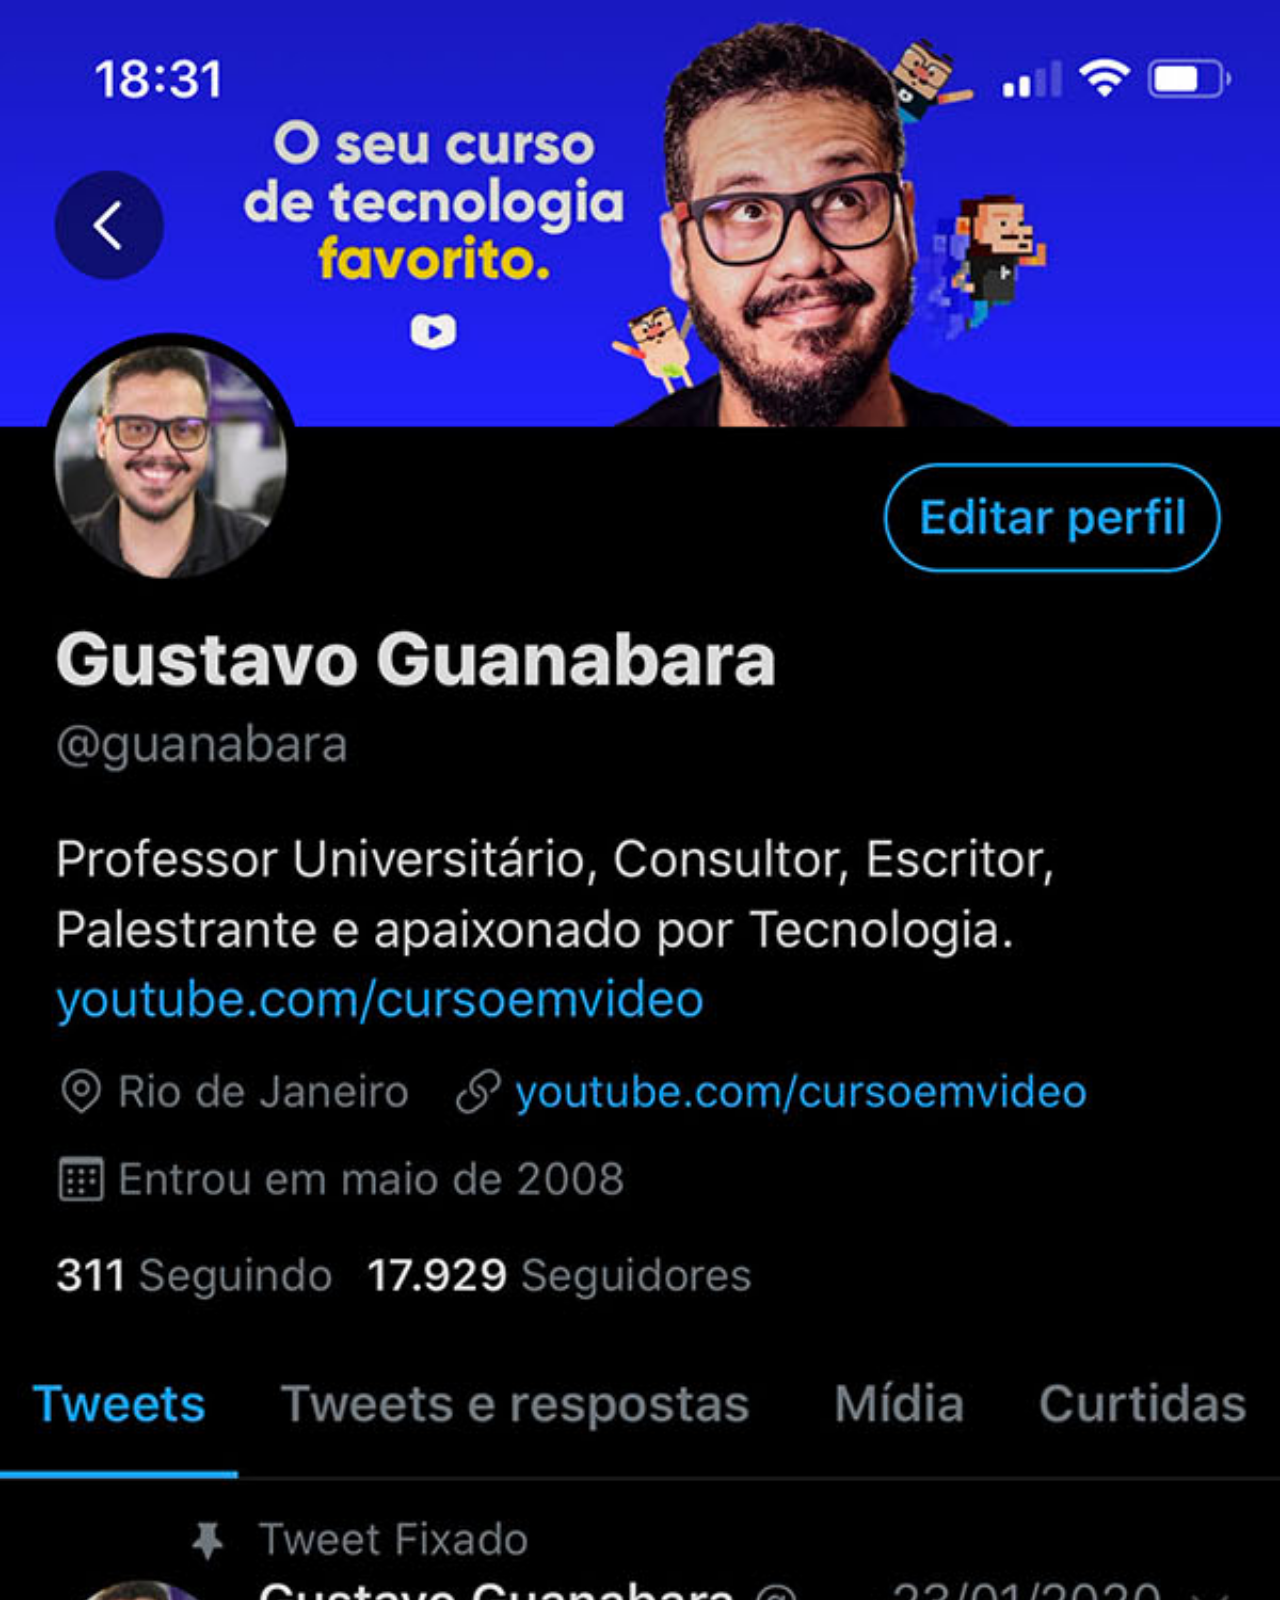
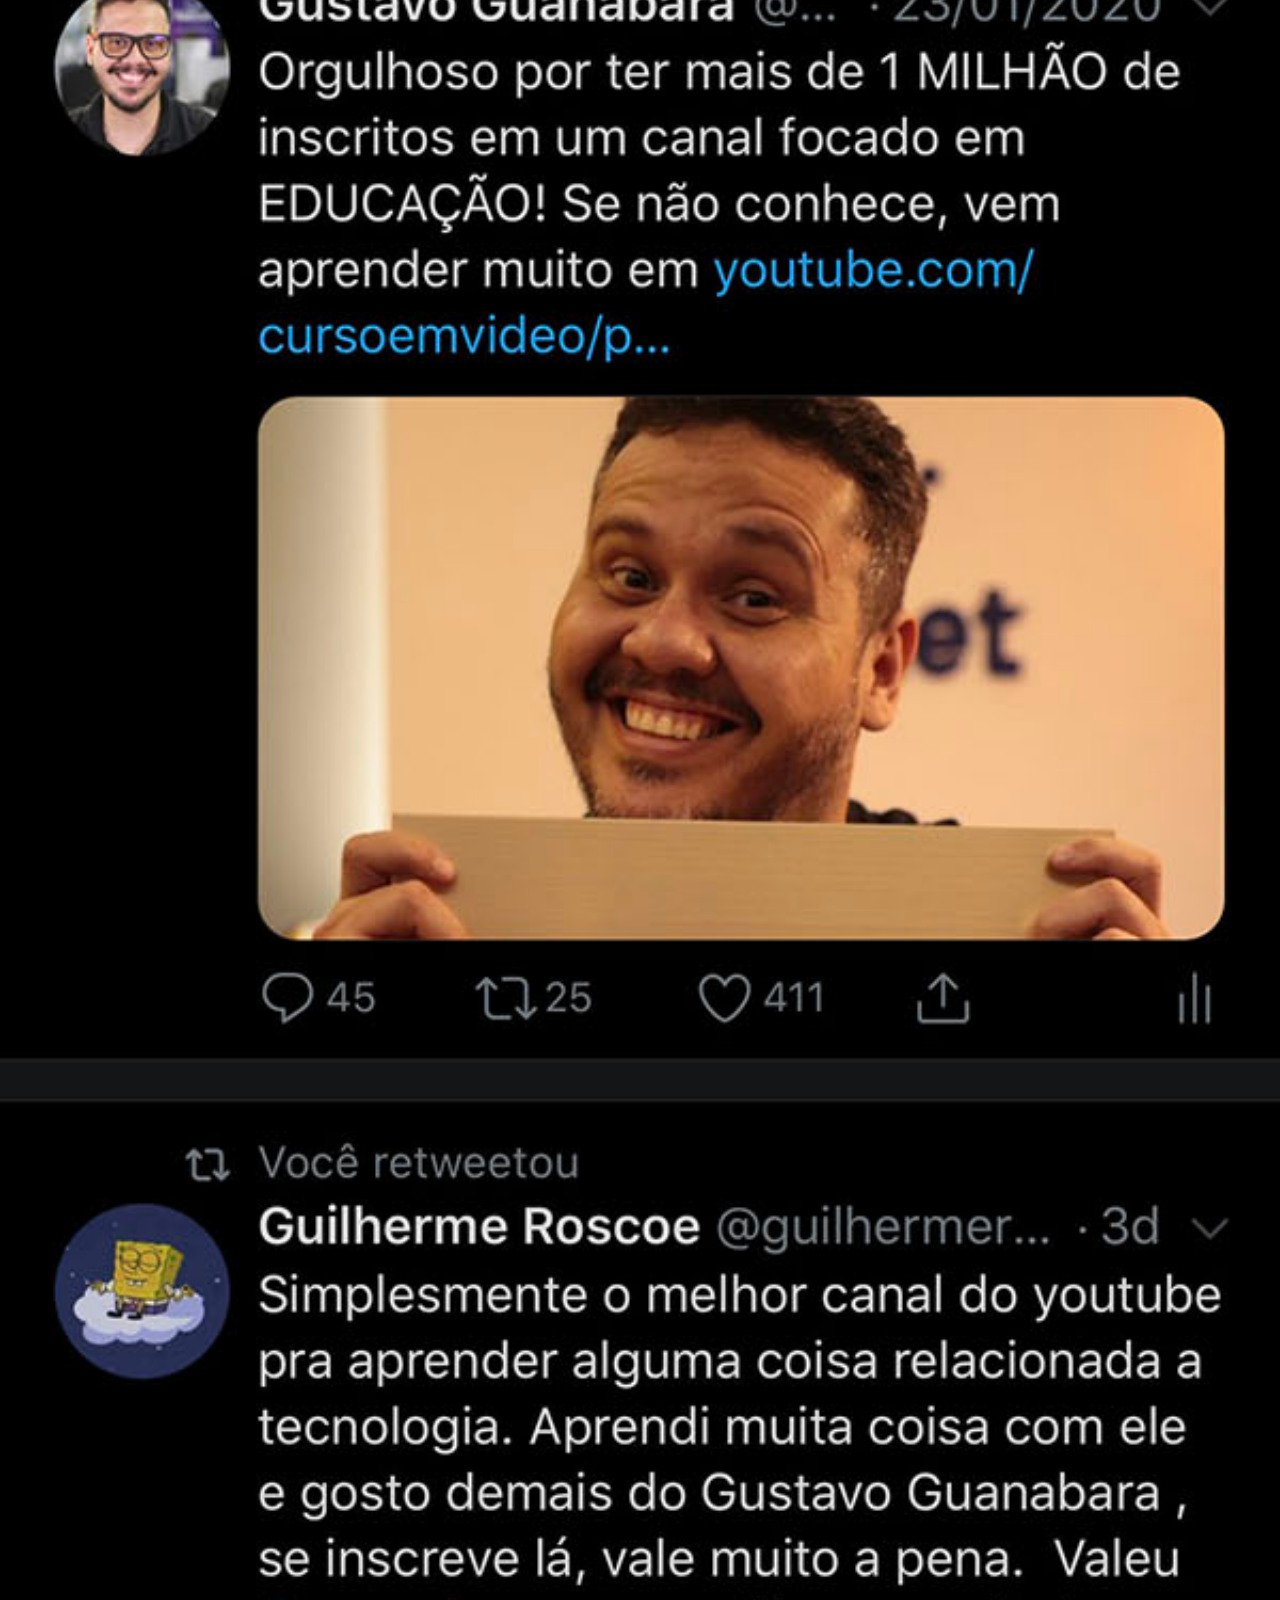
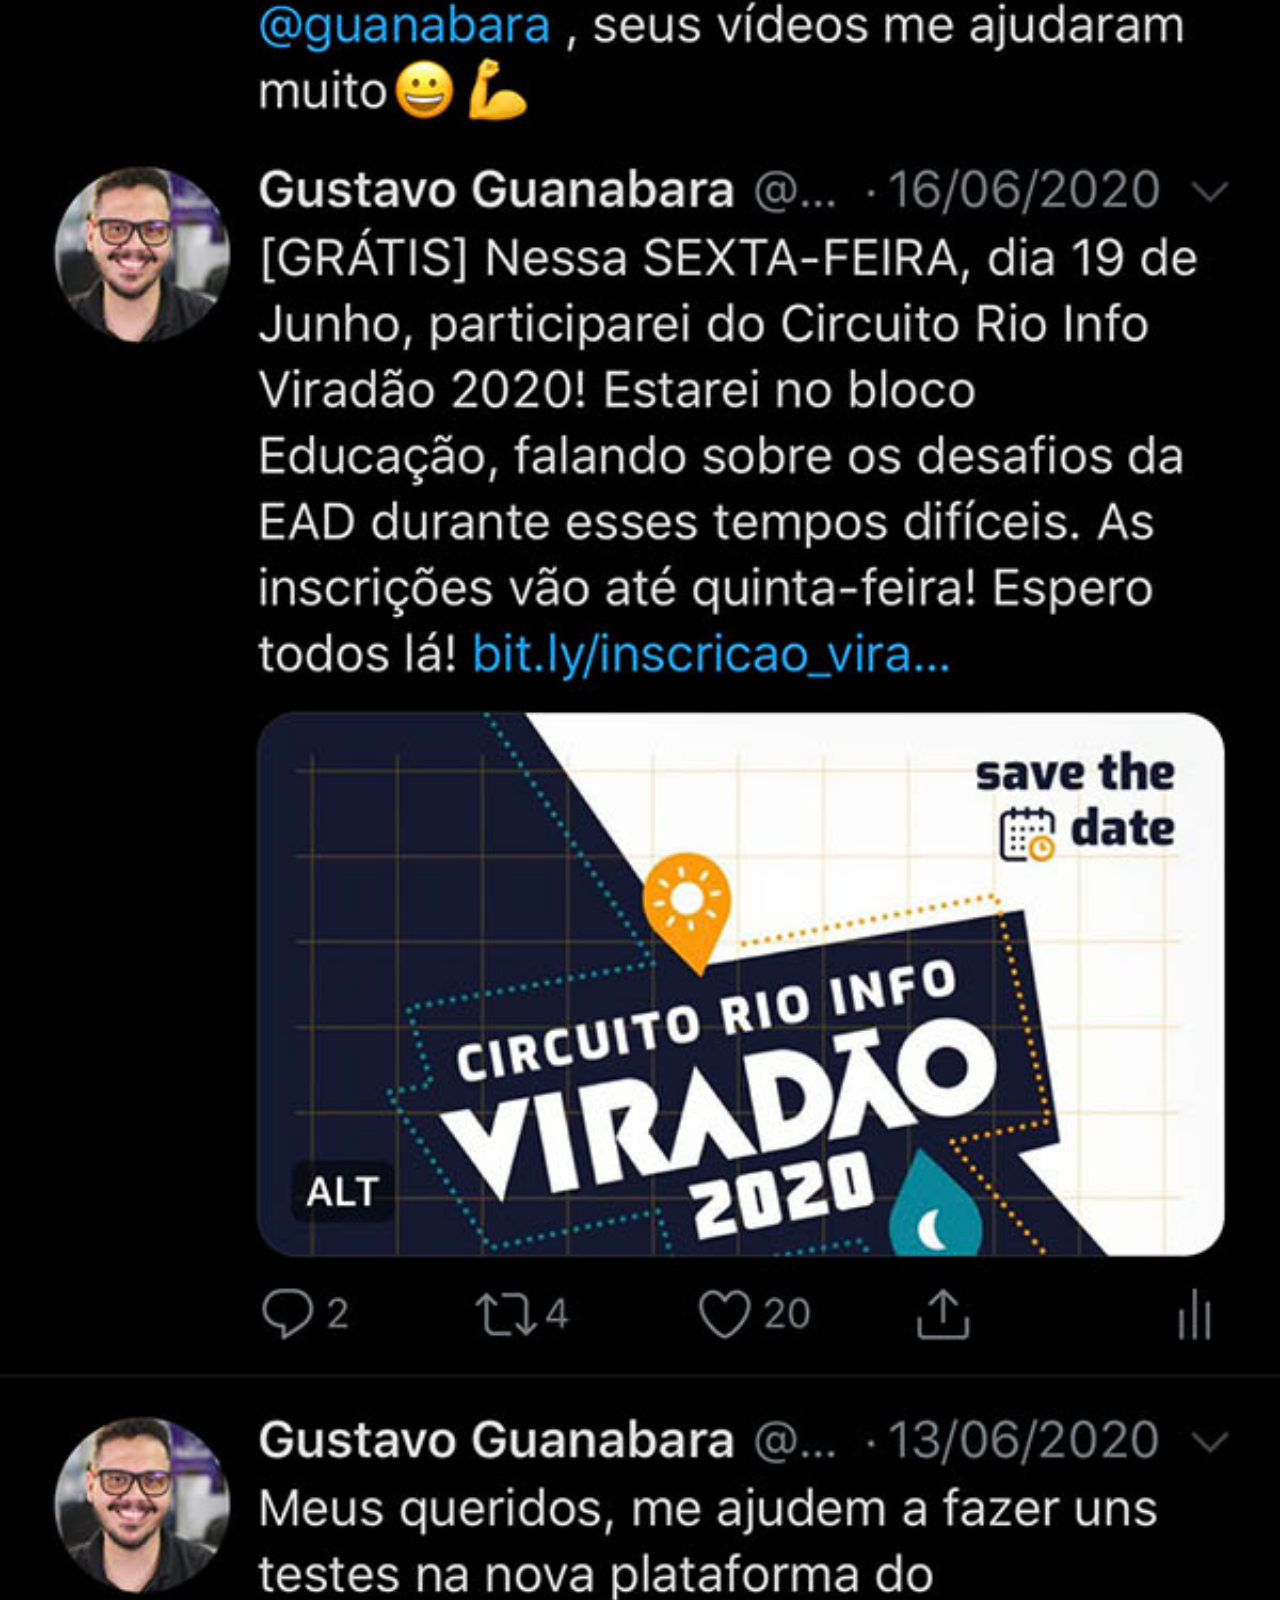
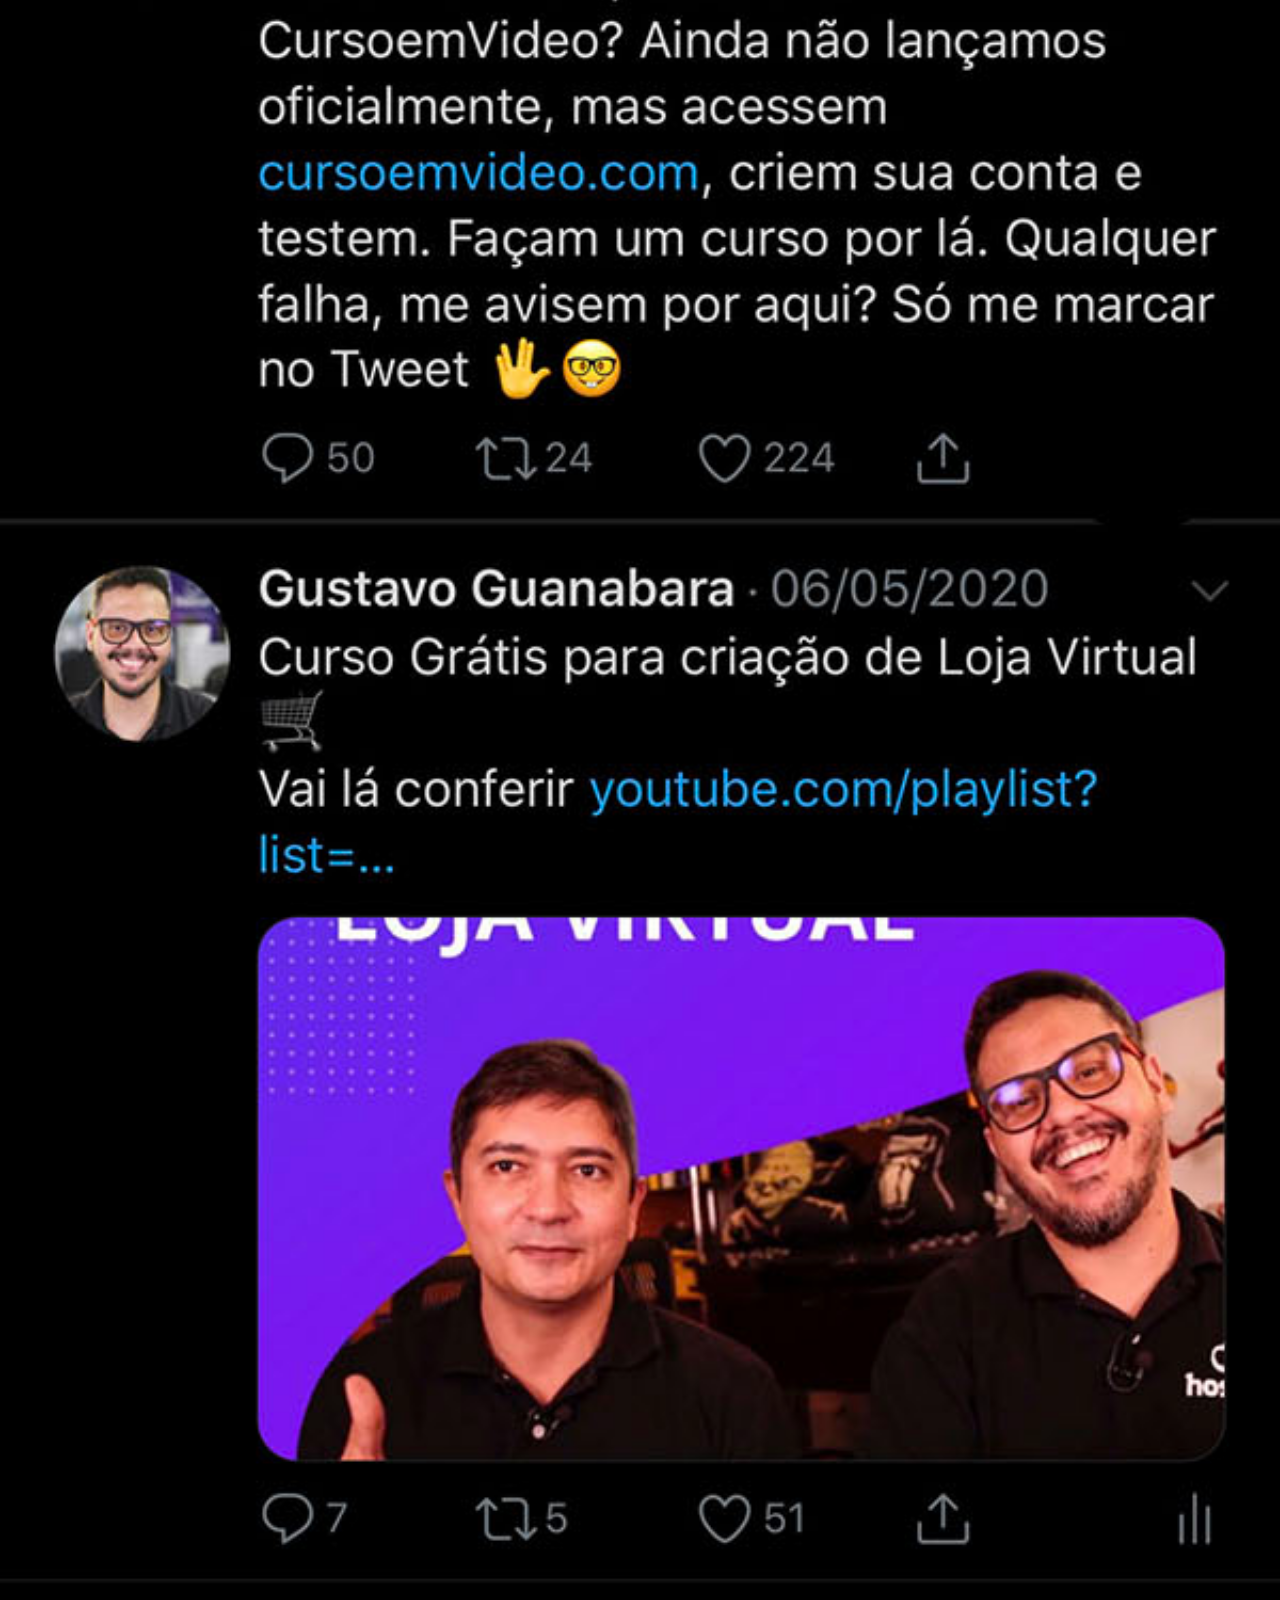
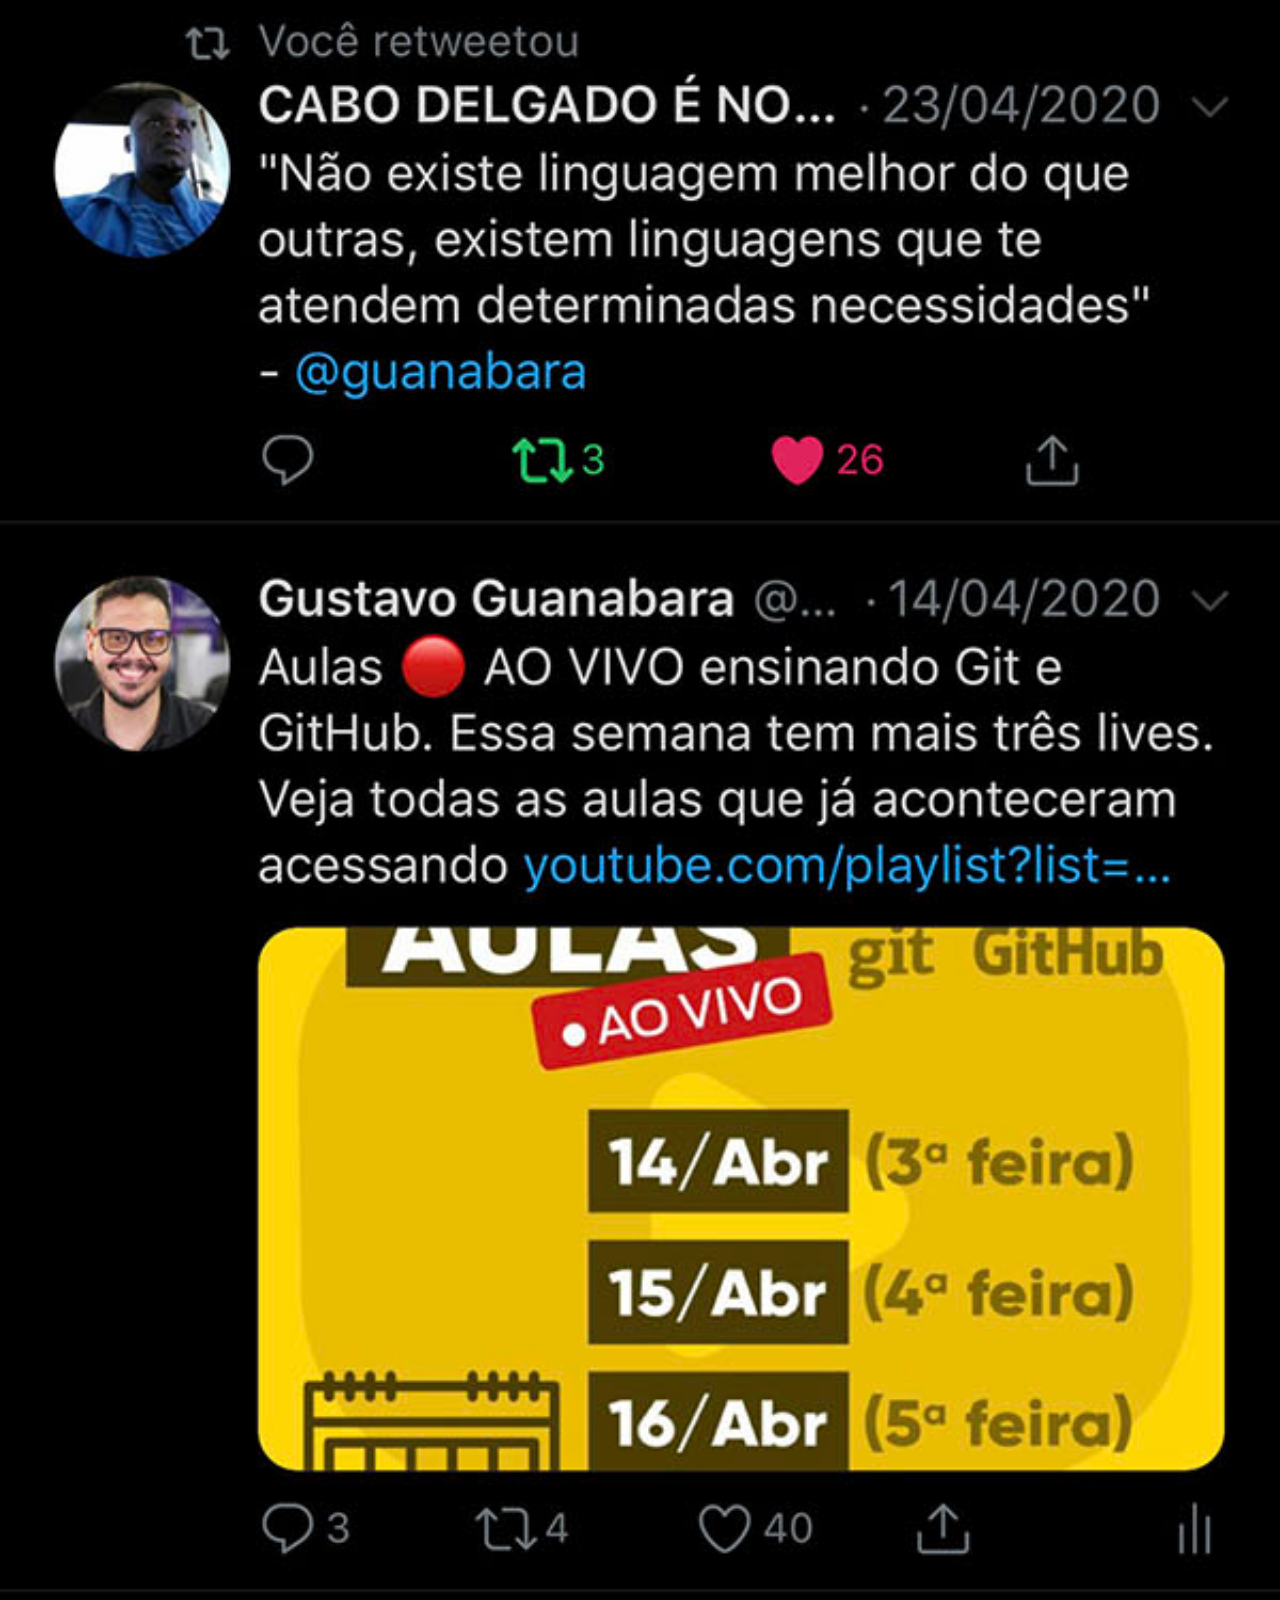
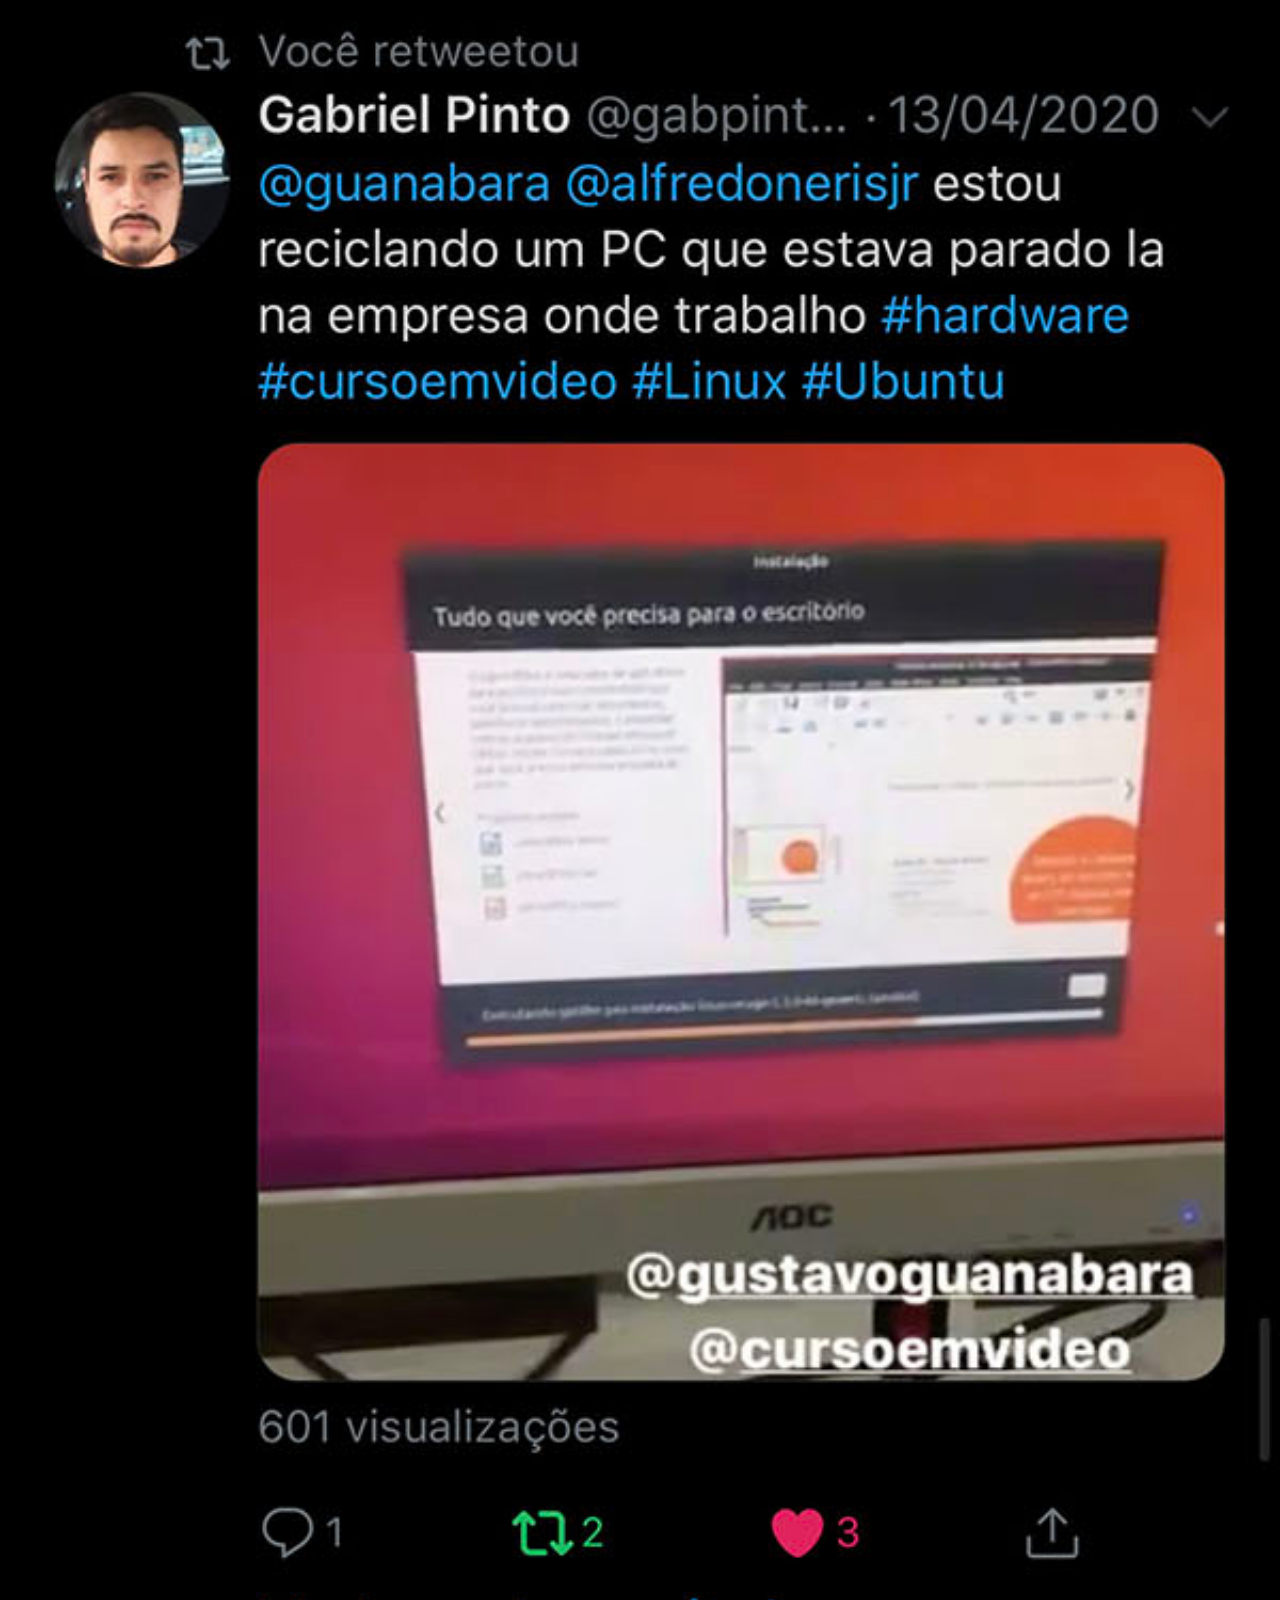
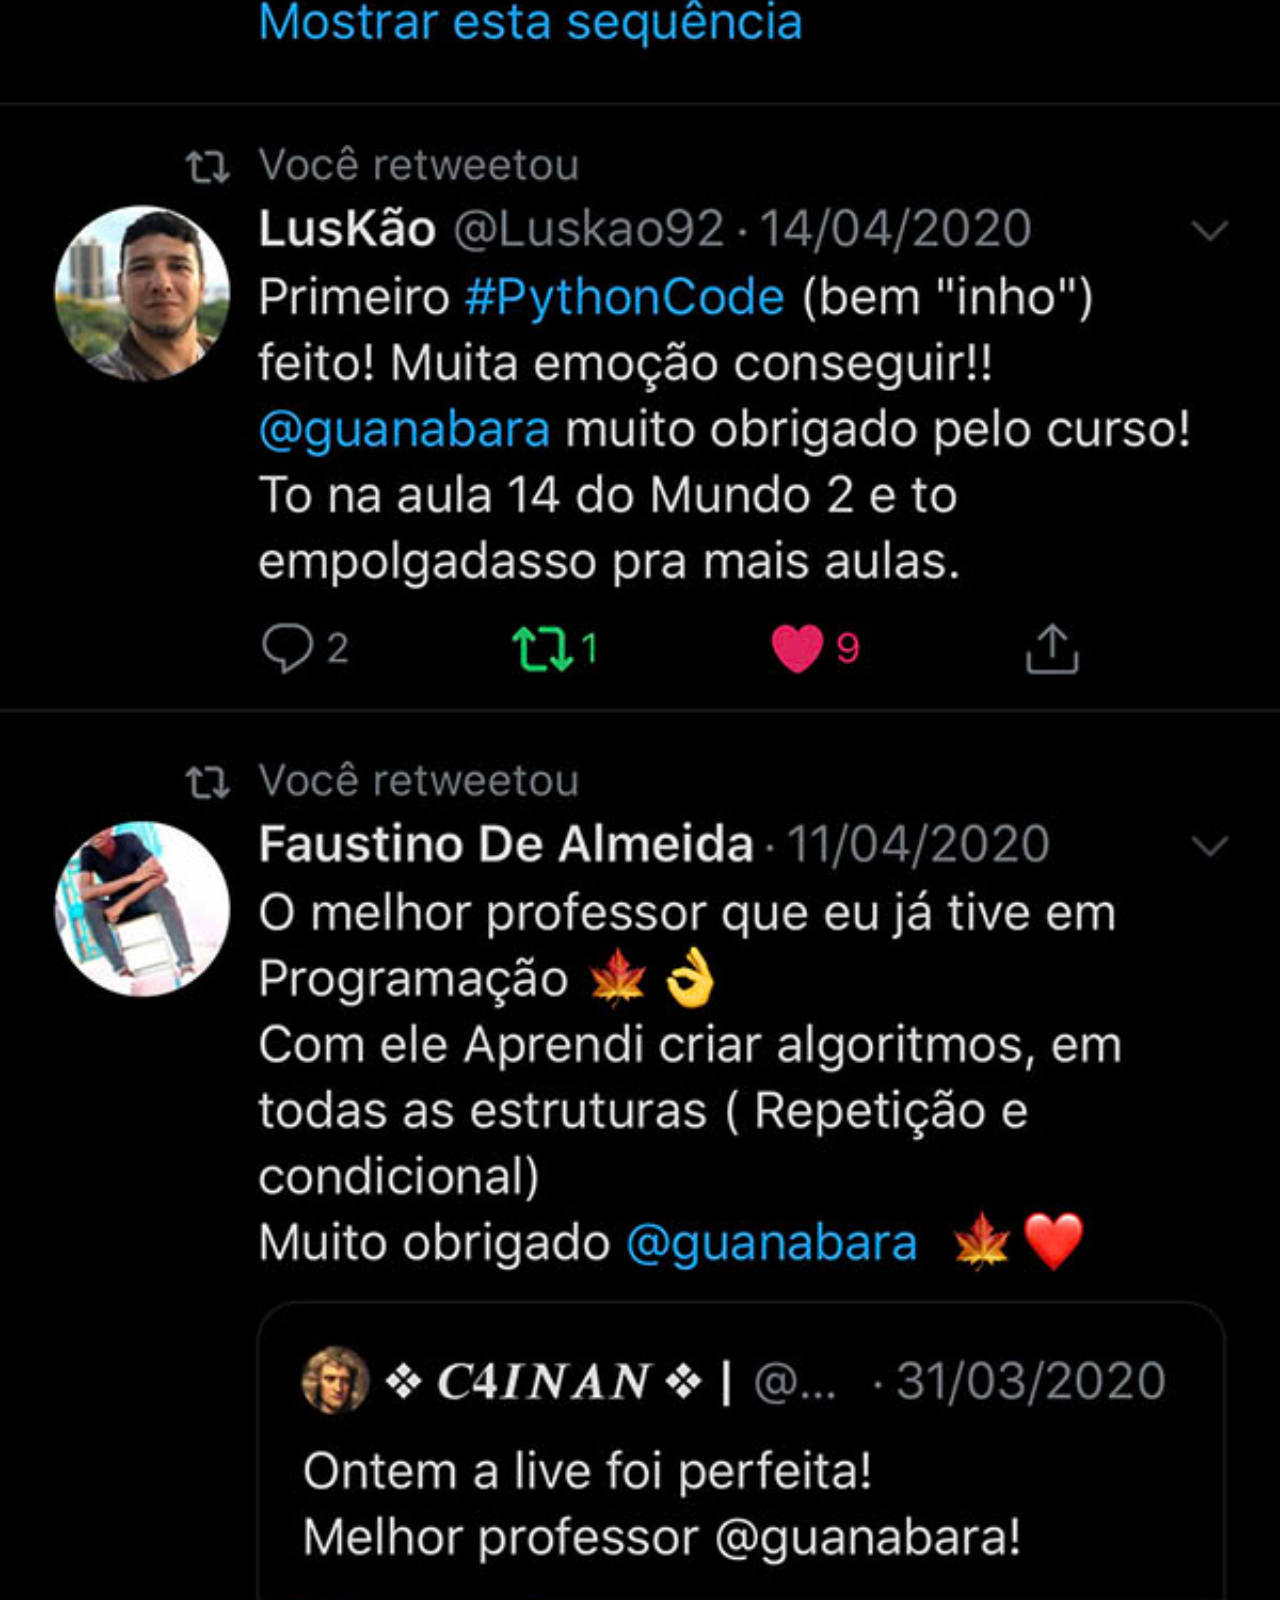
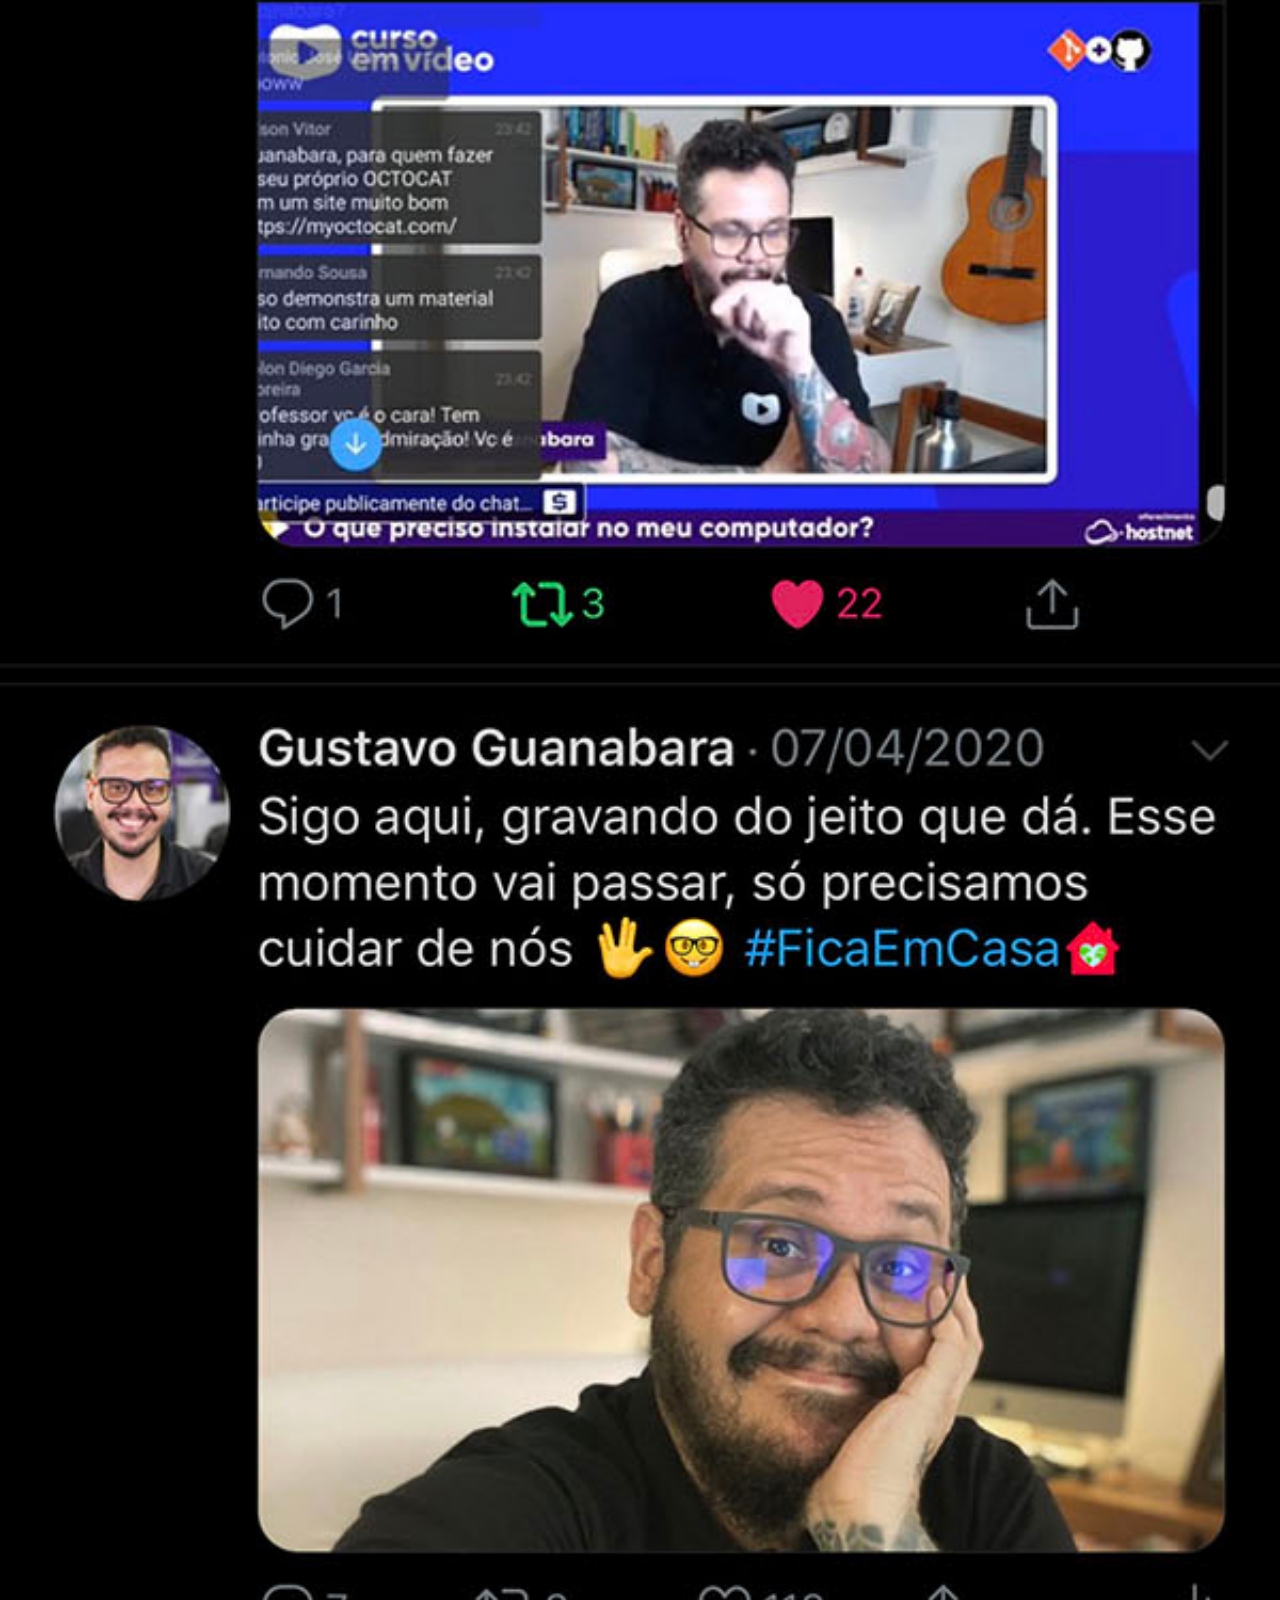
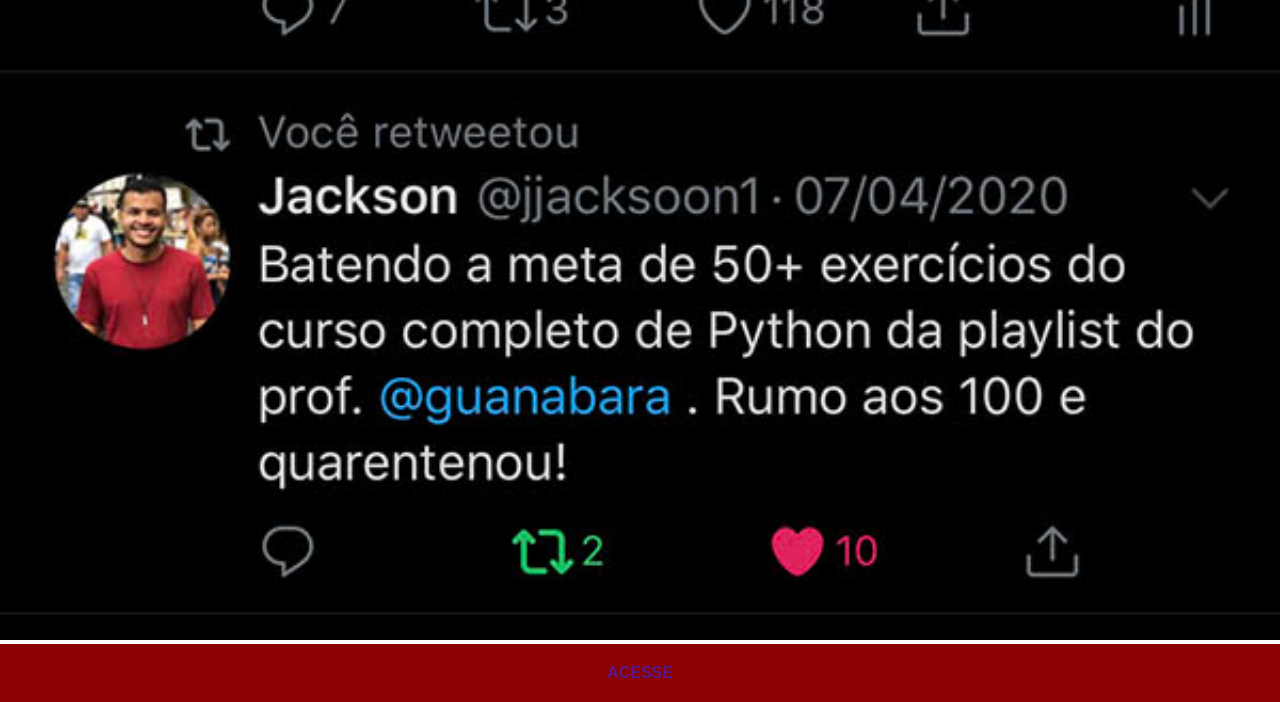
<file: facebook.html>
<!DOCTYPE html>
<html lang="pt-br">
<head>
    <meta charset="UTF-8">
    <meta name="viewport" content="width=device-width, initial-scale=1.0">
    <title>Twitter</title>
    <link rel="stylesheet" href="estilos\social.css">
</head>
<body>
    <img src="imagens\tela-twitter.jpg" alt="Twitter"><a href="" target="_blank">ACESSE</a>
</body>
</html>
</file>
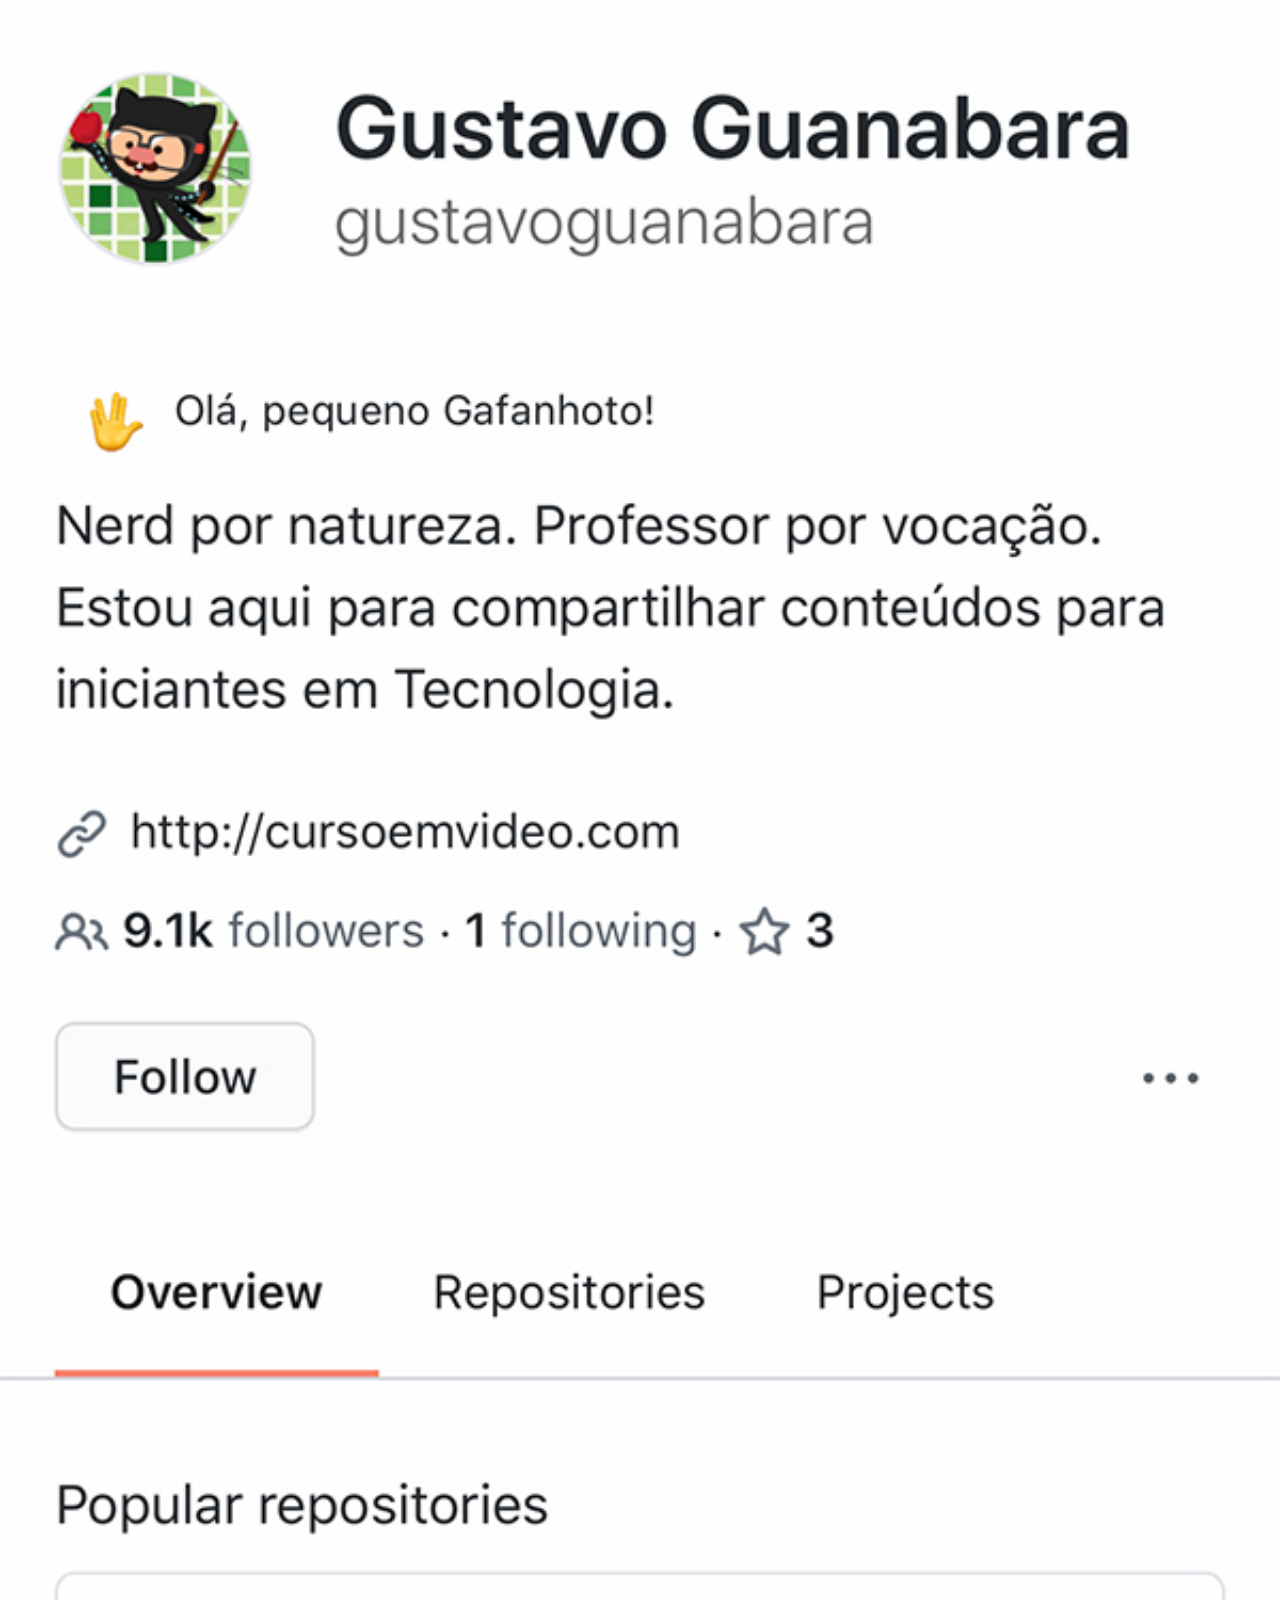
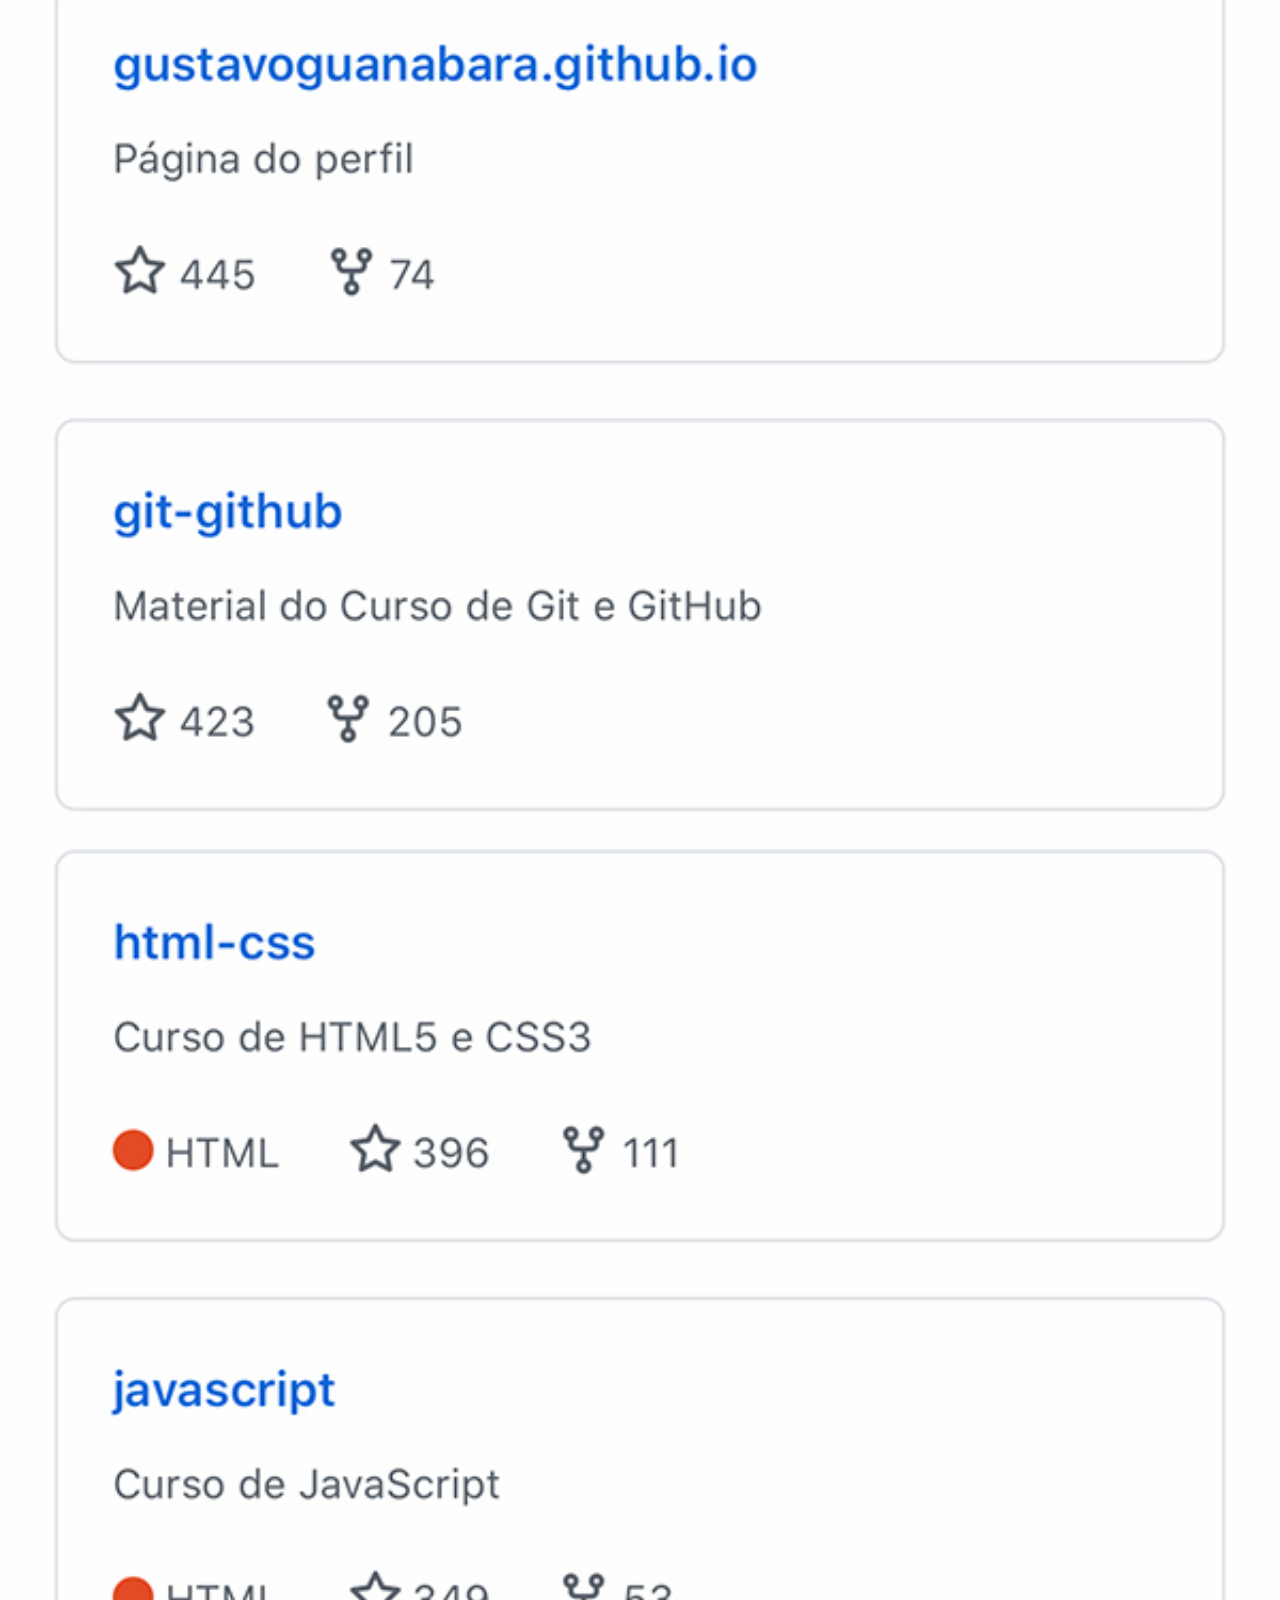
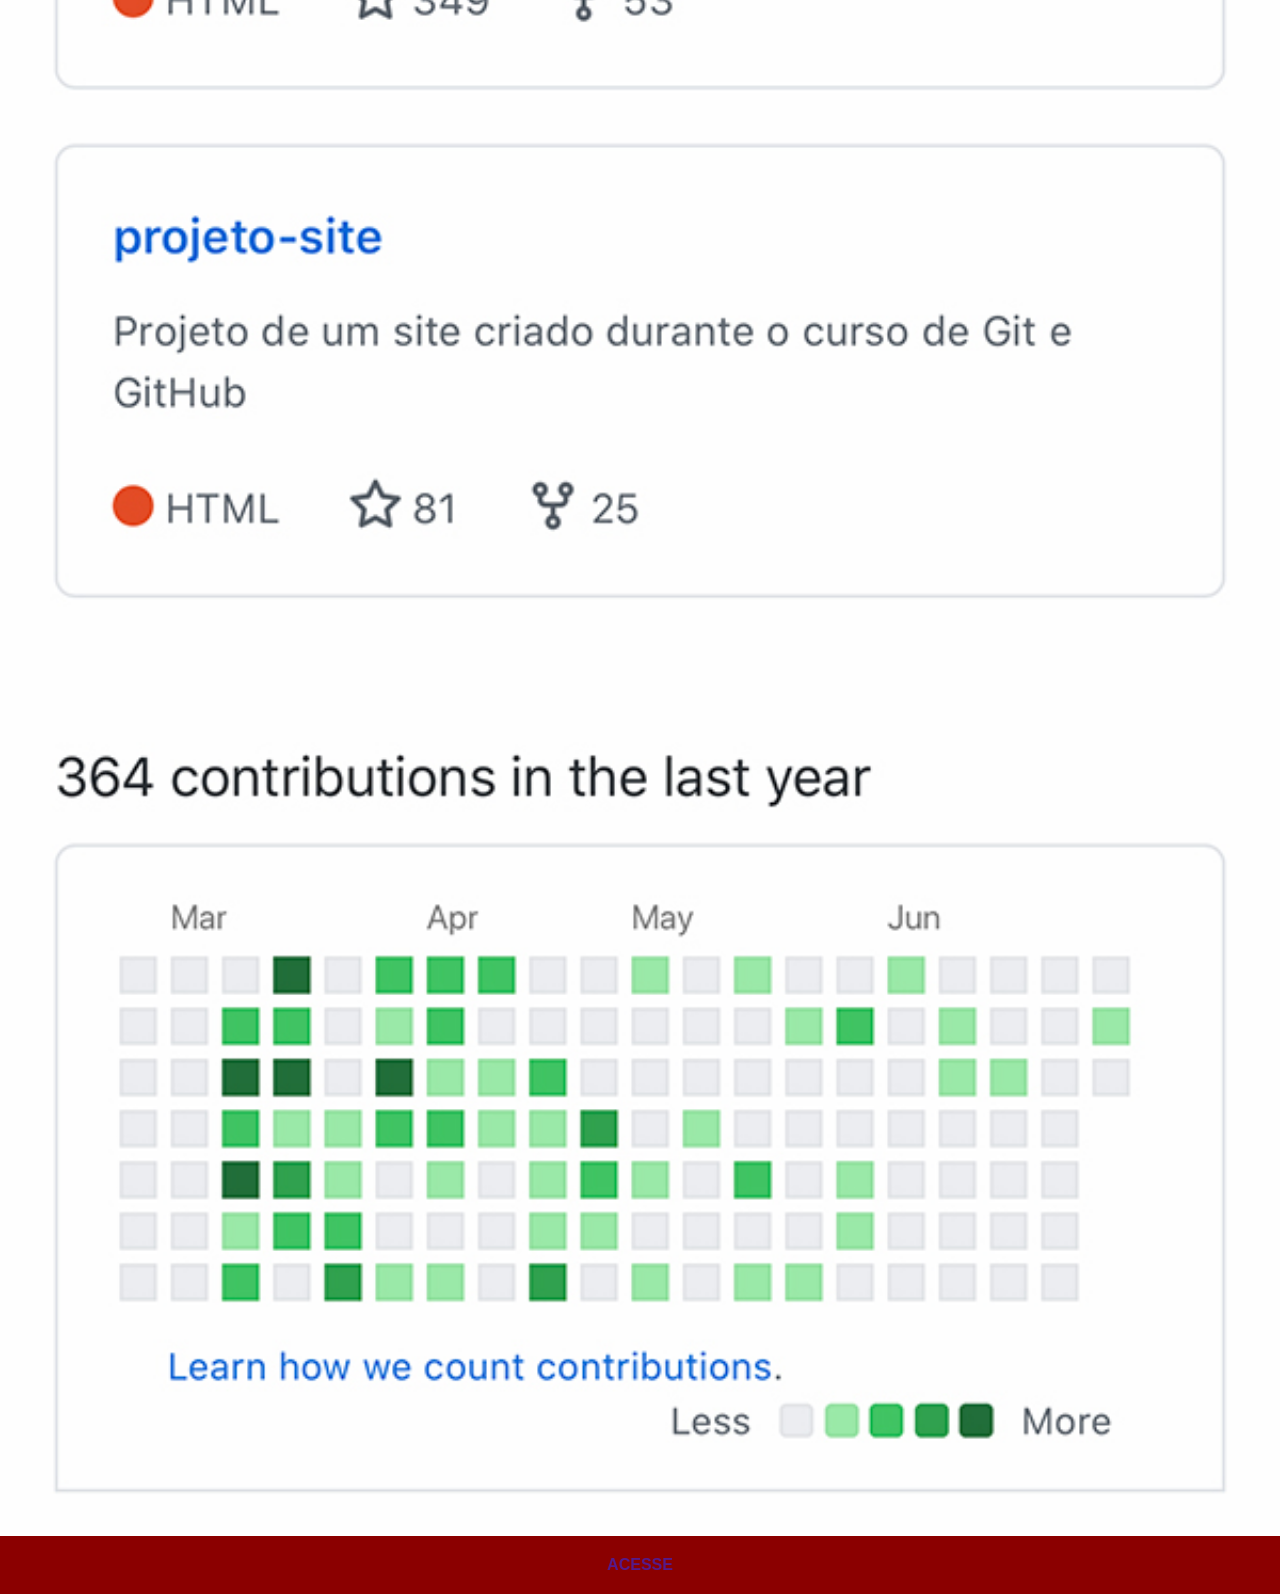
<file: github.html>
<!DOCTYPE html>
<html lang="pt-br">
<head>
    <meta charset="UTF-8">
    <meta name="viewport" content="width=device-width, initial-scale=1.0">
    <title>GitHub</title>
    <link rel="stylesheet" href="estilos\social.css">
</head>
<body>
    <img src="imagens\tela-github.jpg" alt="GitHub"><a href="" target="_blank">ACESSE</a>
</body>
</html>
</file>
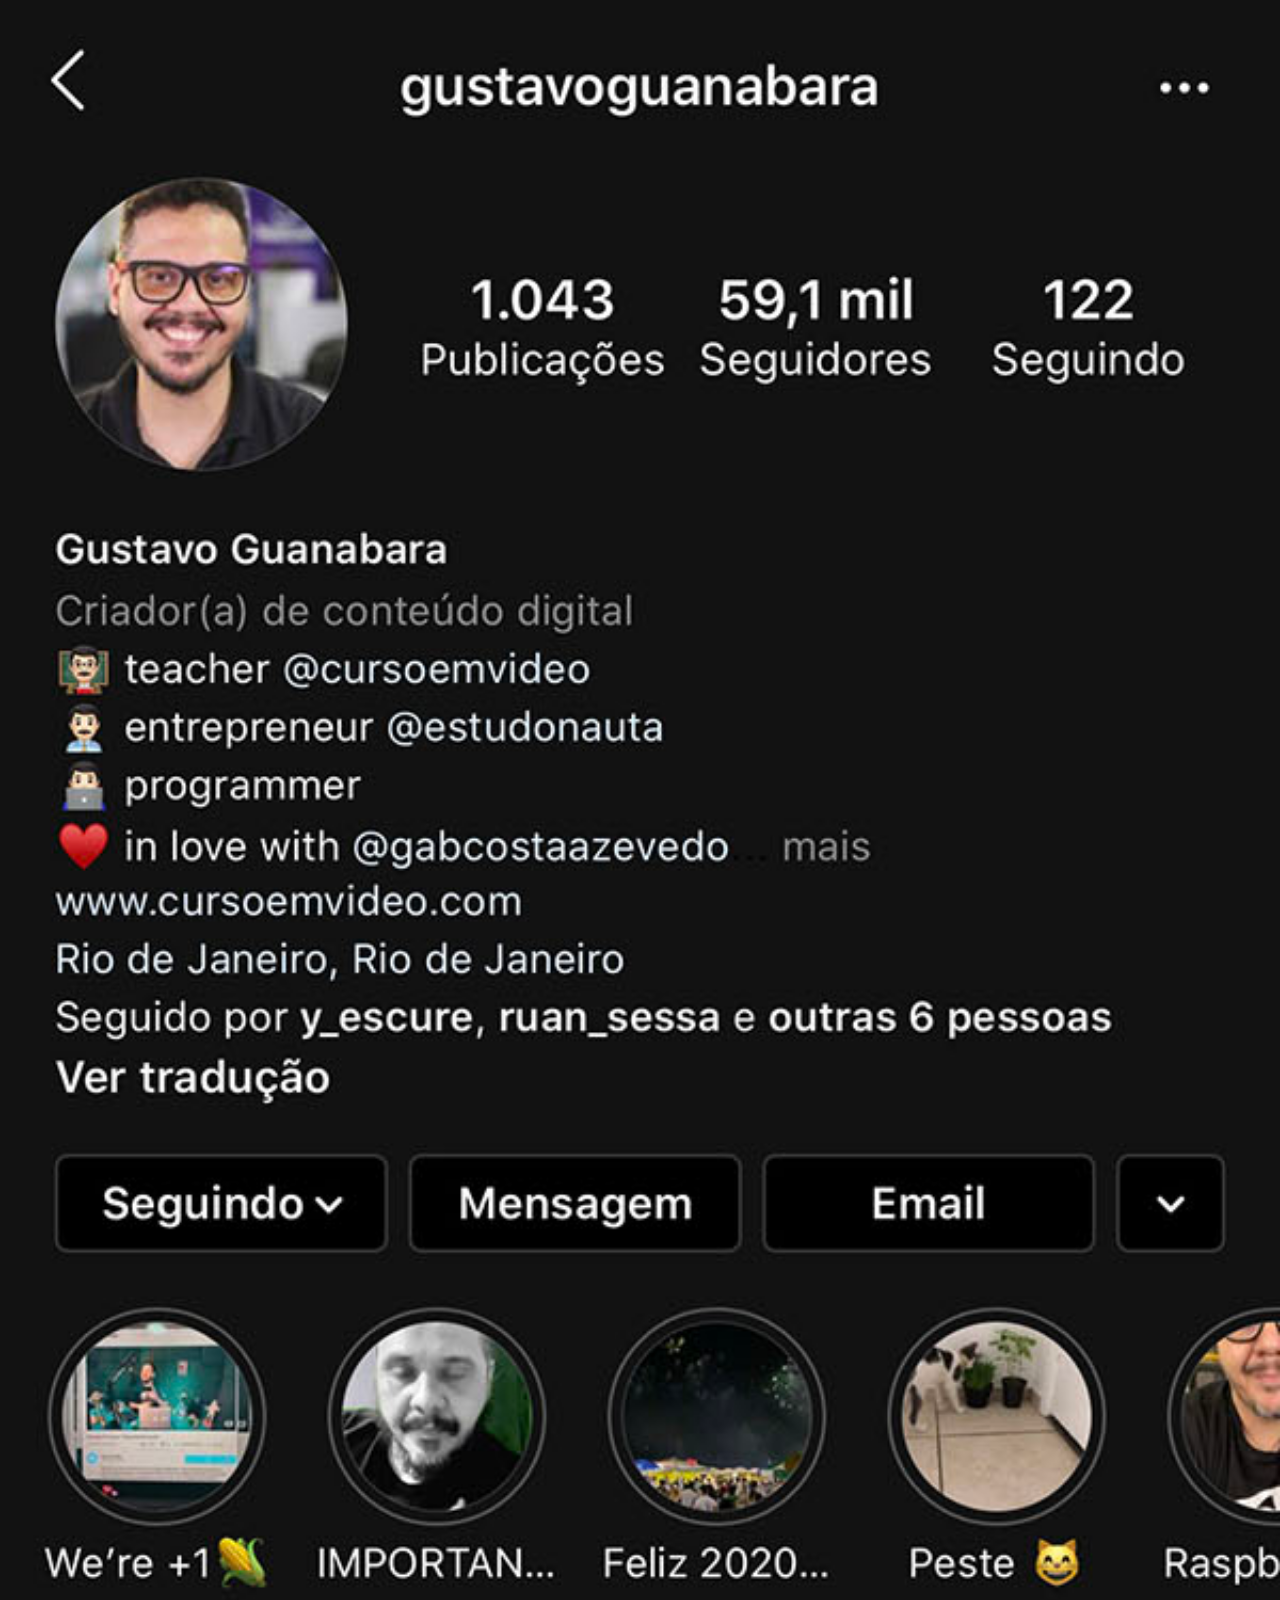
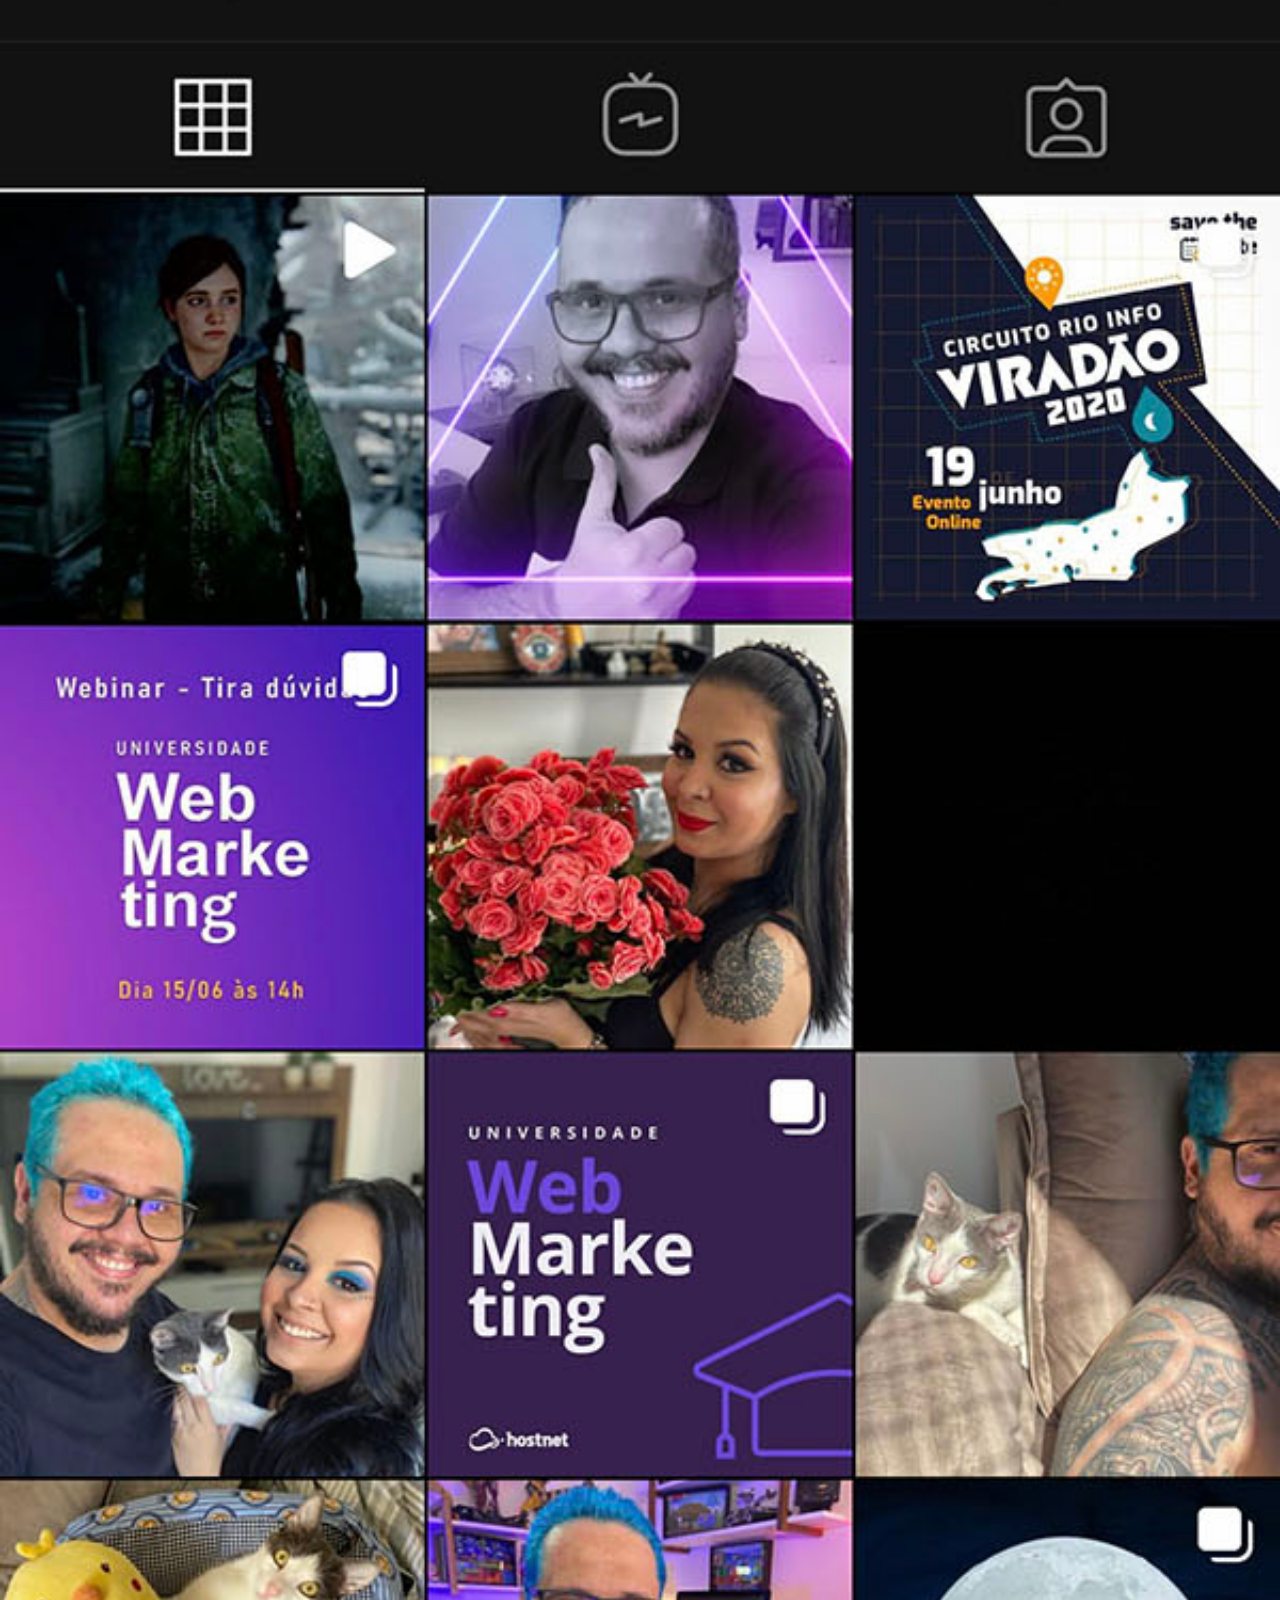
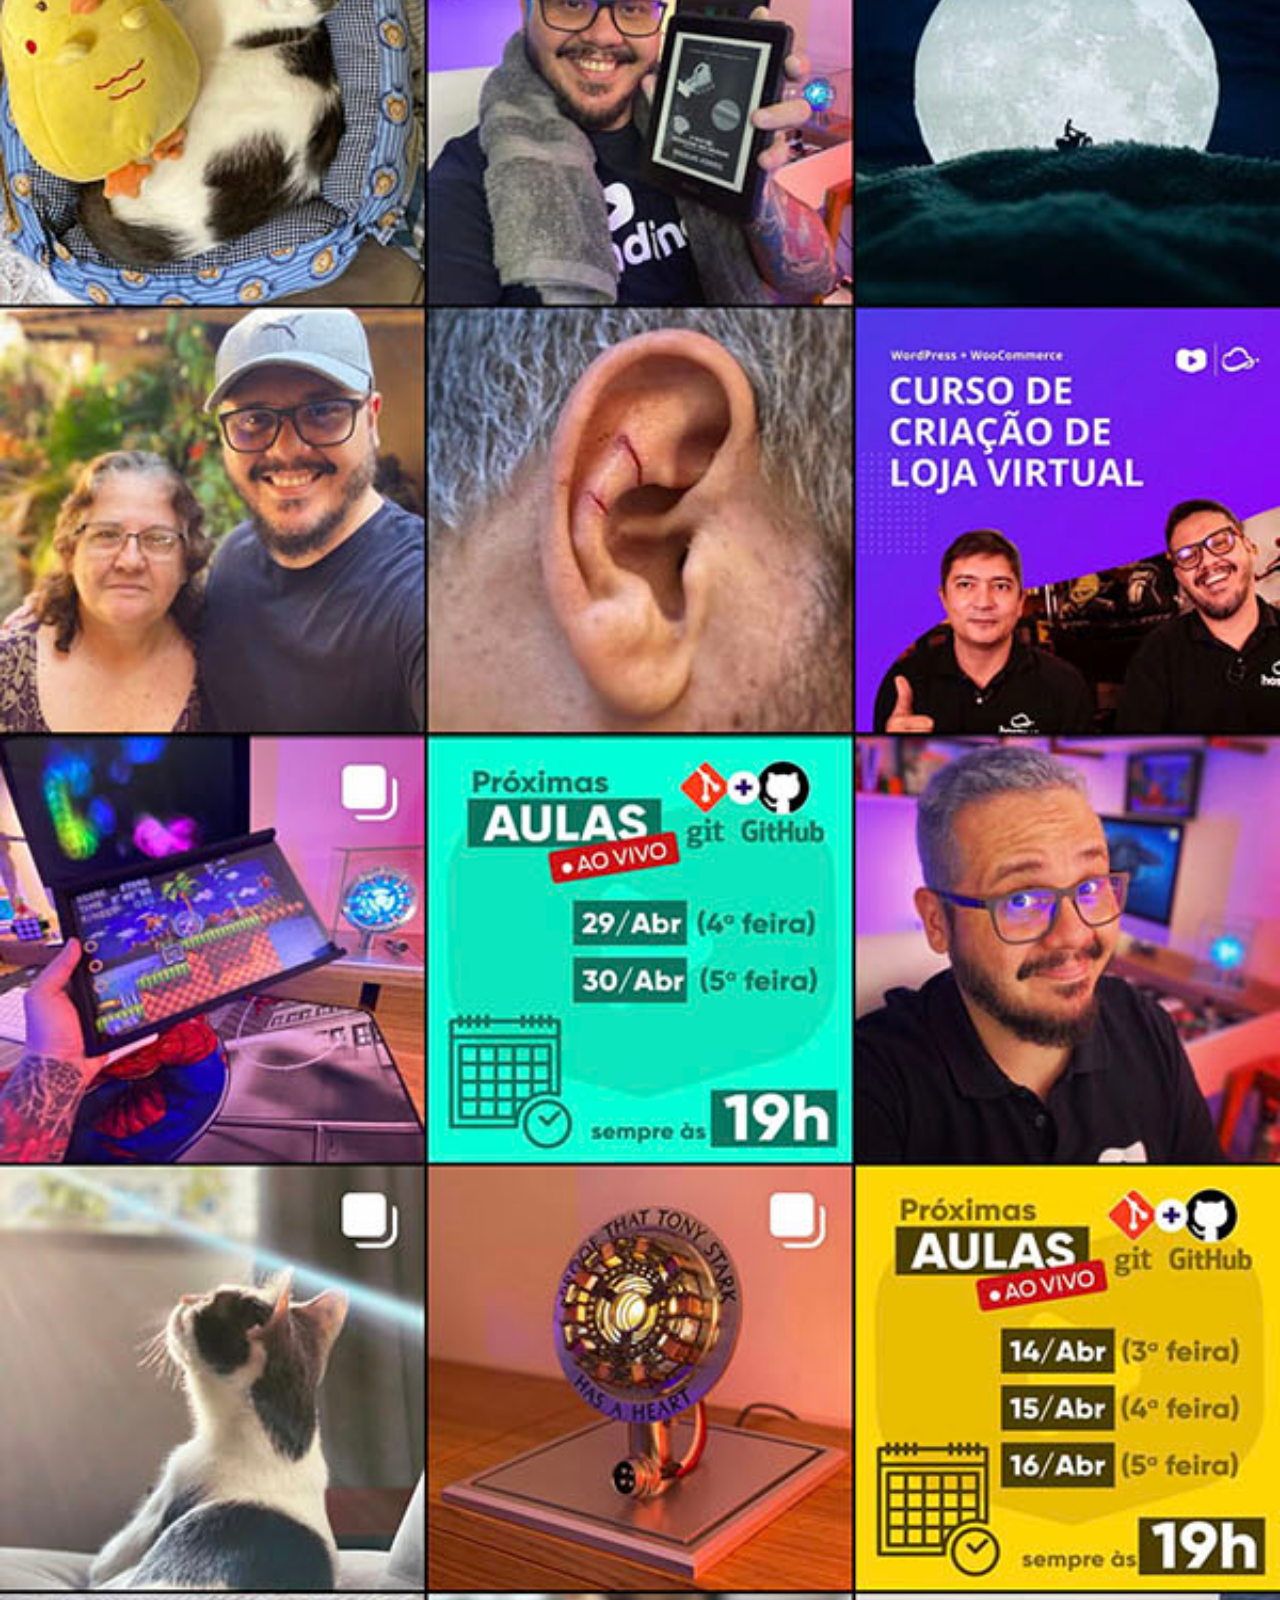
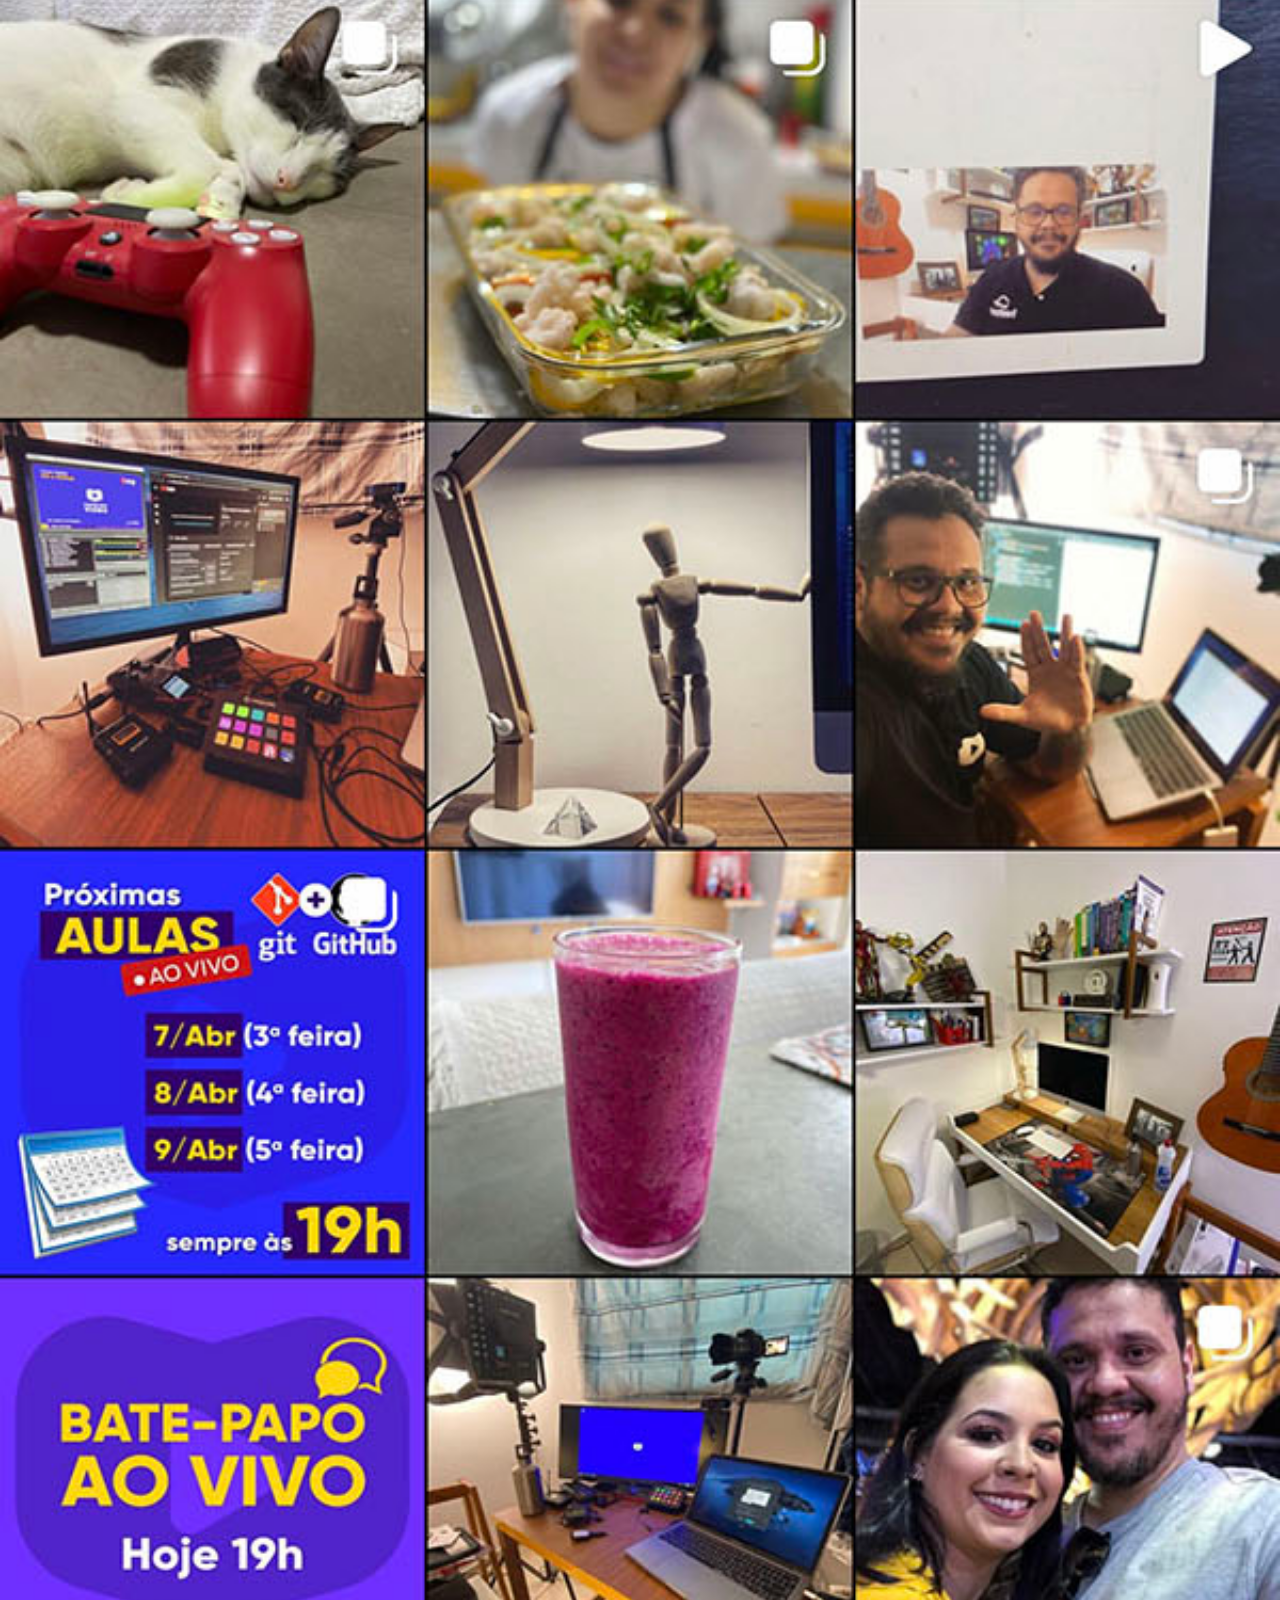
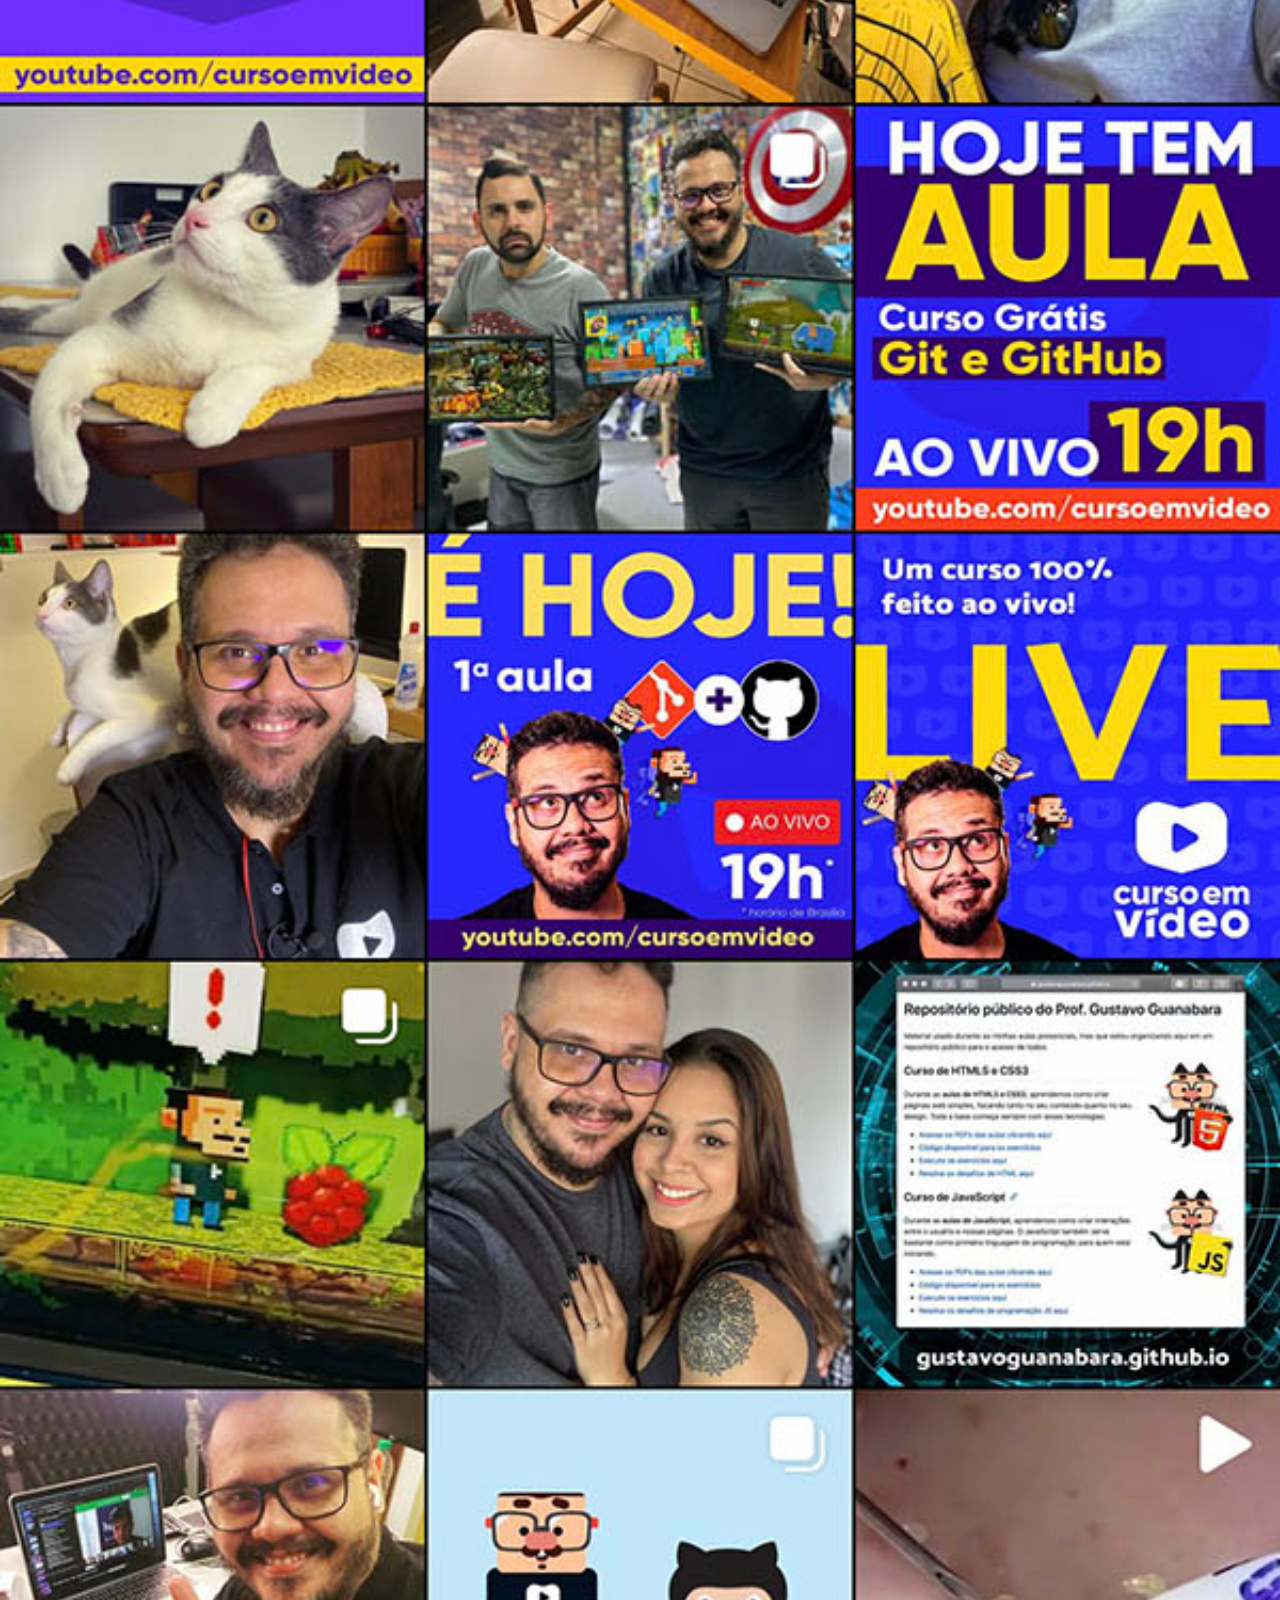
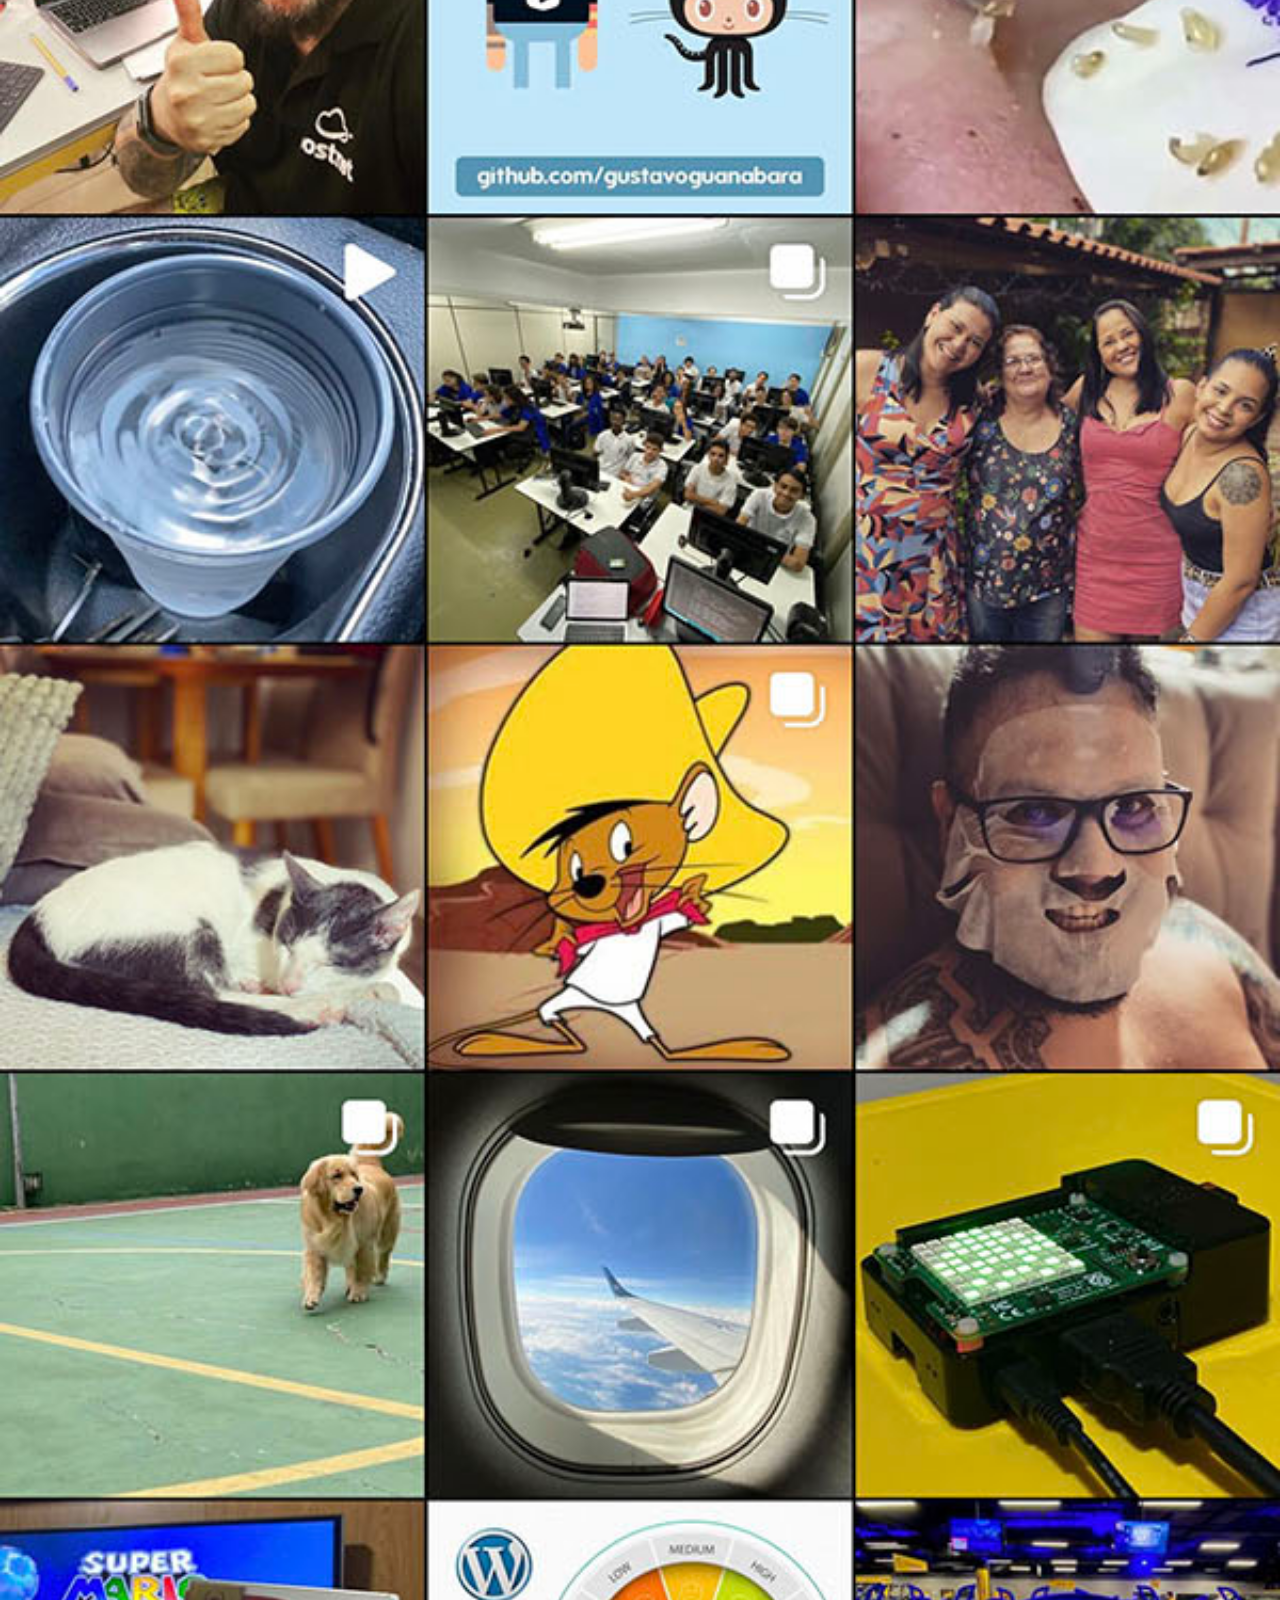
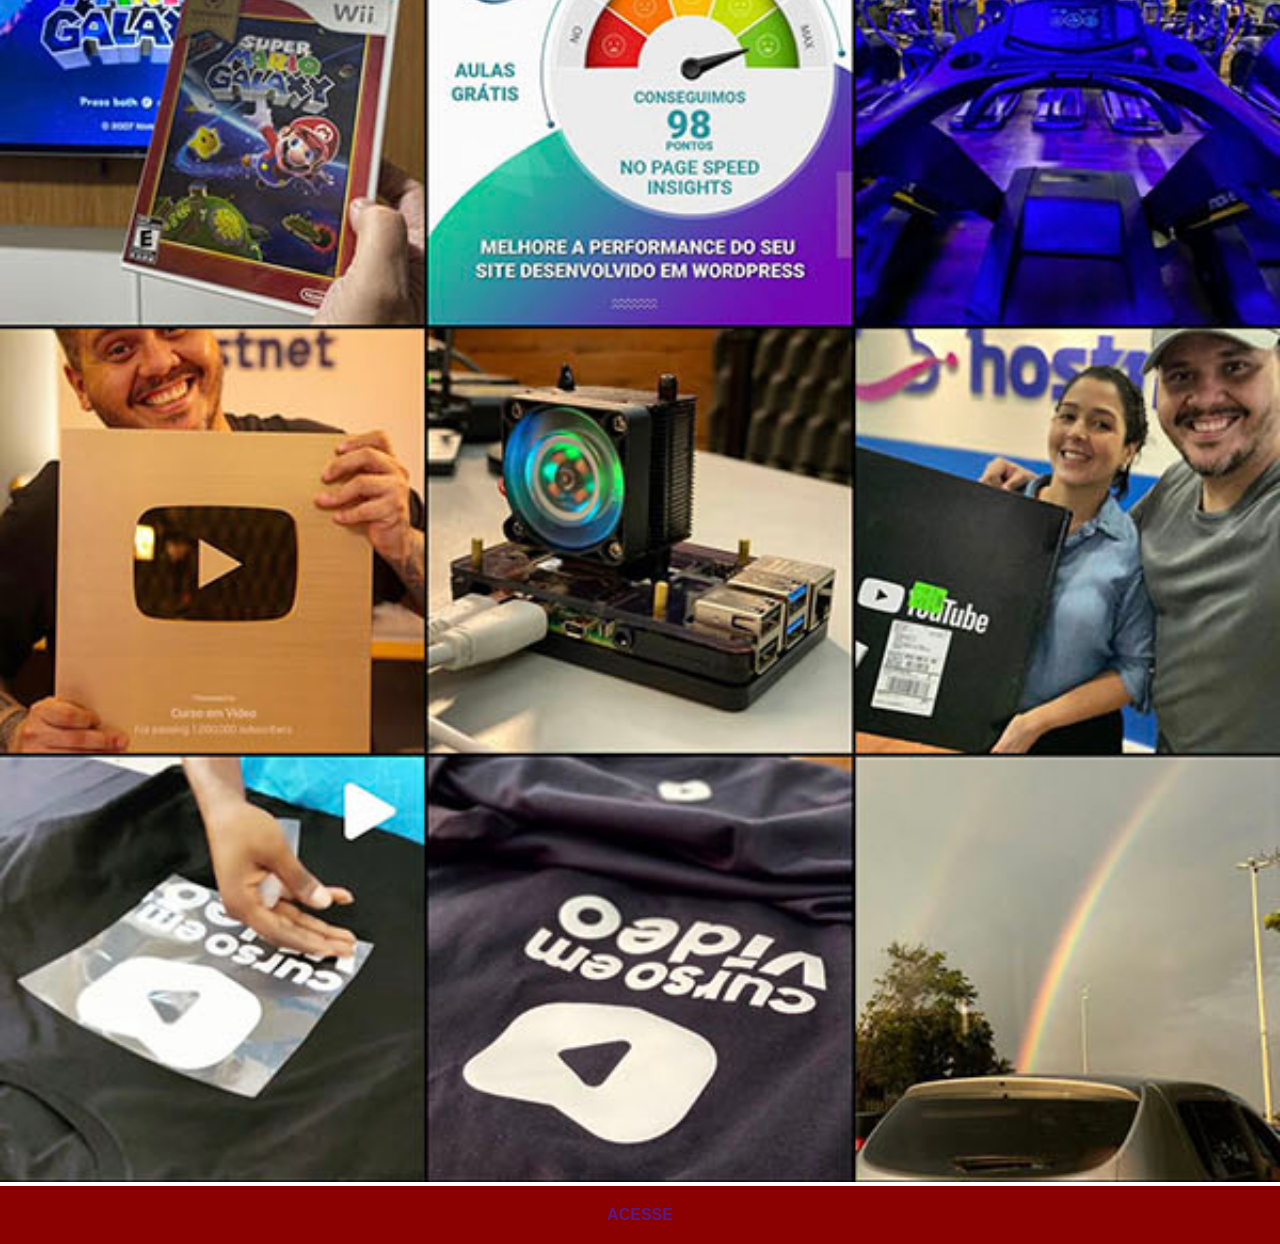
<file: instagram.html>
<!DOCTYPE html>
<html lang="pt-br">
<head>
    <meta charset="UTF-8">
    <meta name="viewport" content="width=device-width, initial-scale=1.0">
    <title>Instagram</title>
    <link rel="stylesheet" href="estilos\social.css">
</head>
<body>
    <img src="imagens\tela-instagram.jpg" alt="Instagram"><a href="" target="_blank">ACESSE</a>
</body>
</html>
</file>
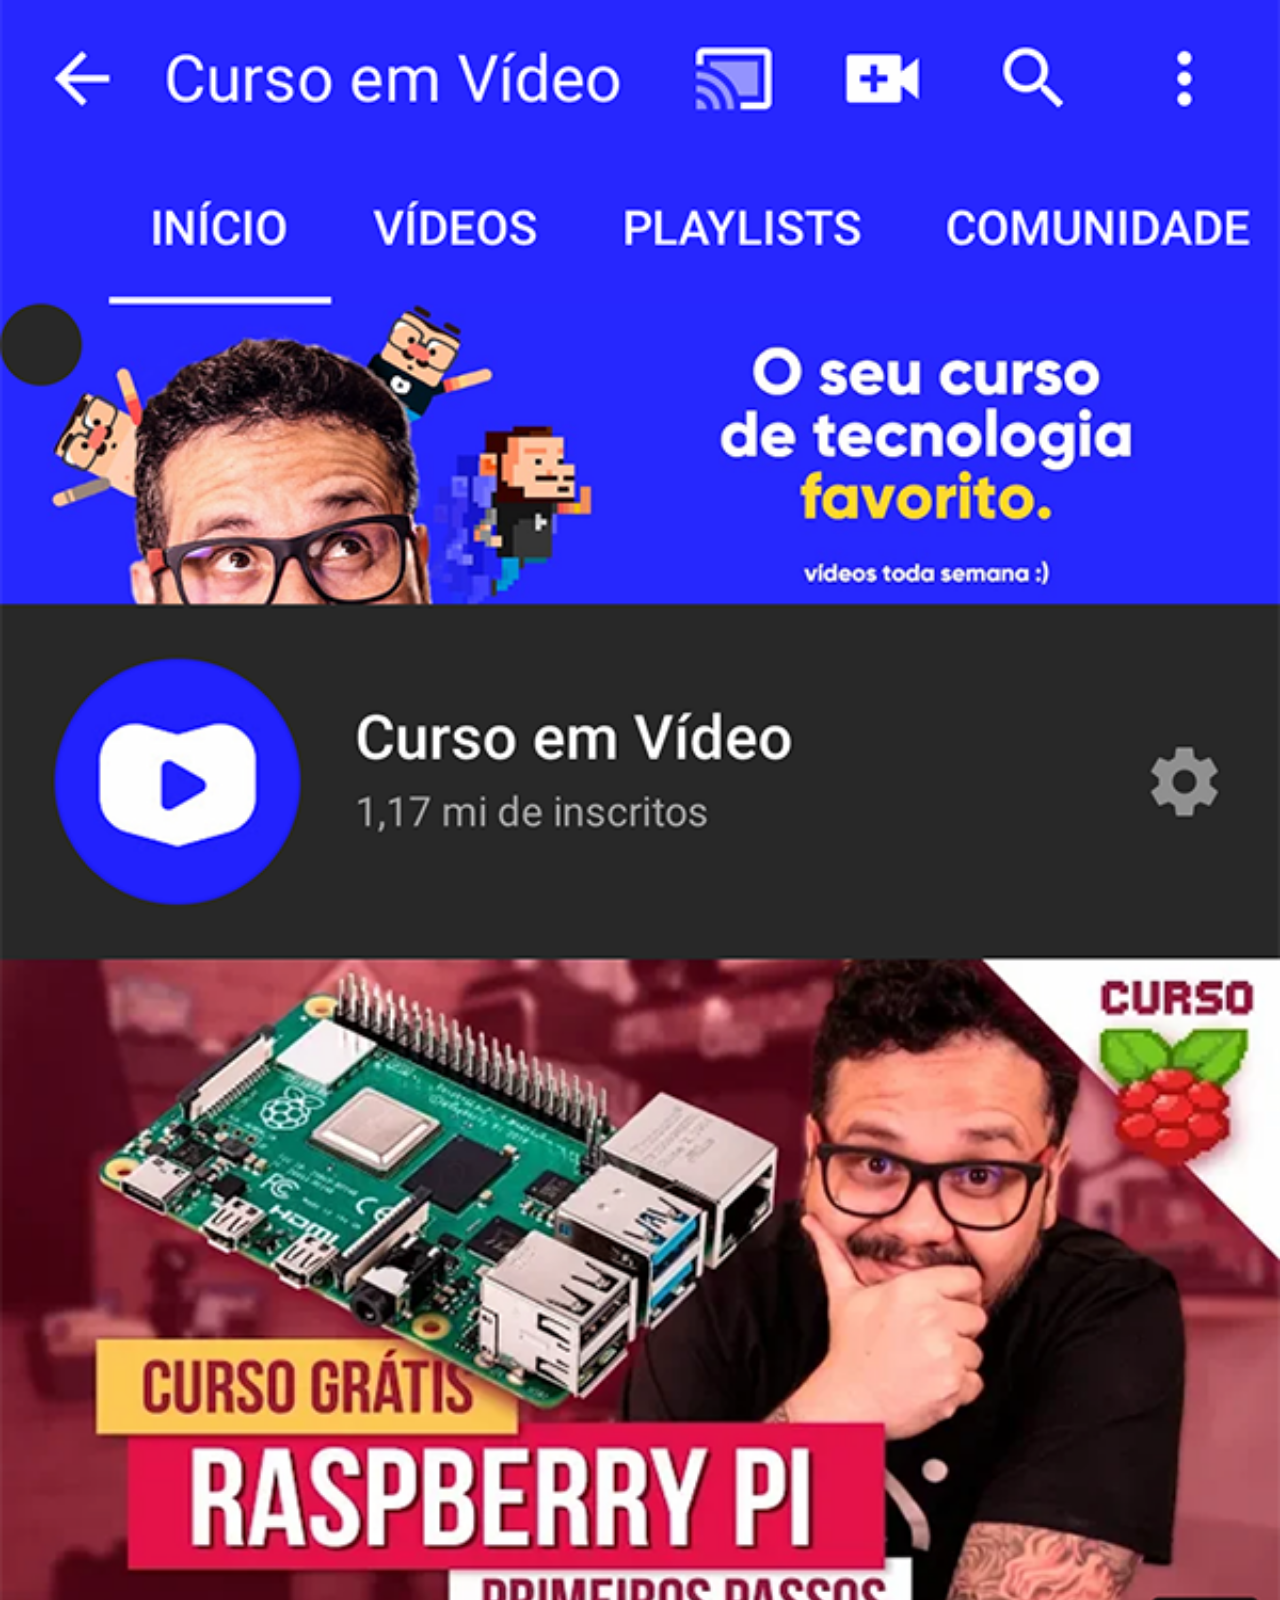
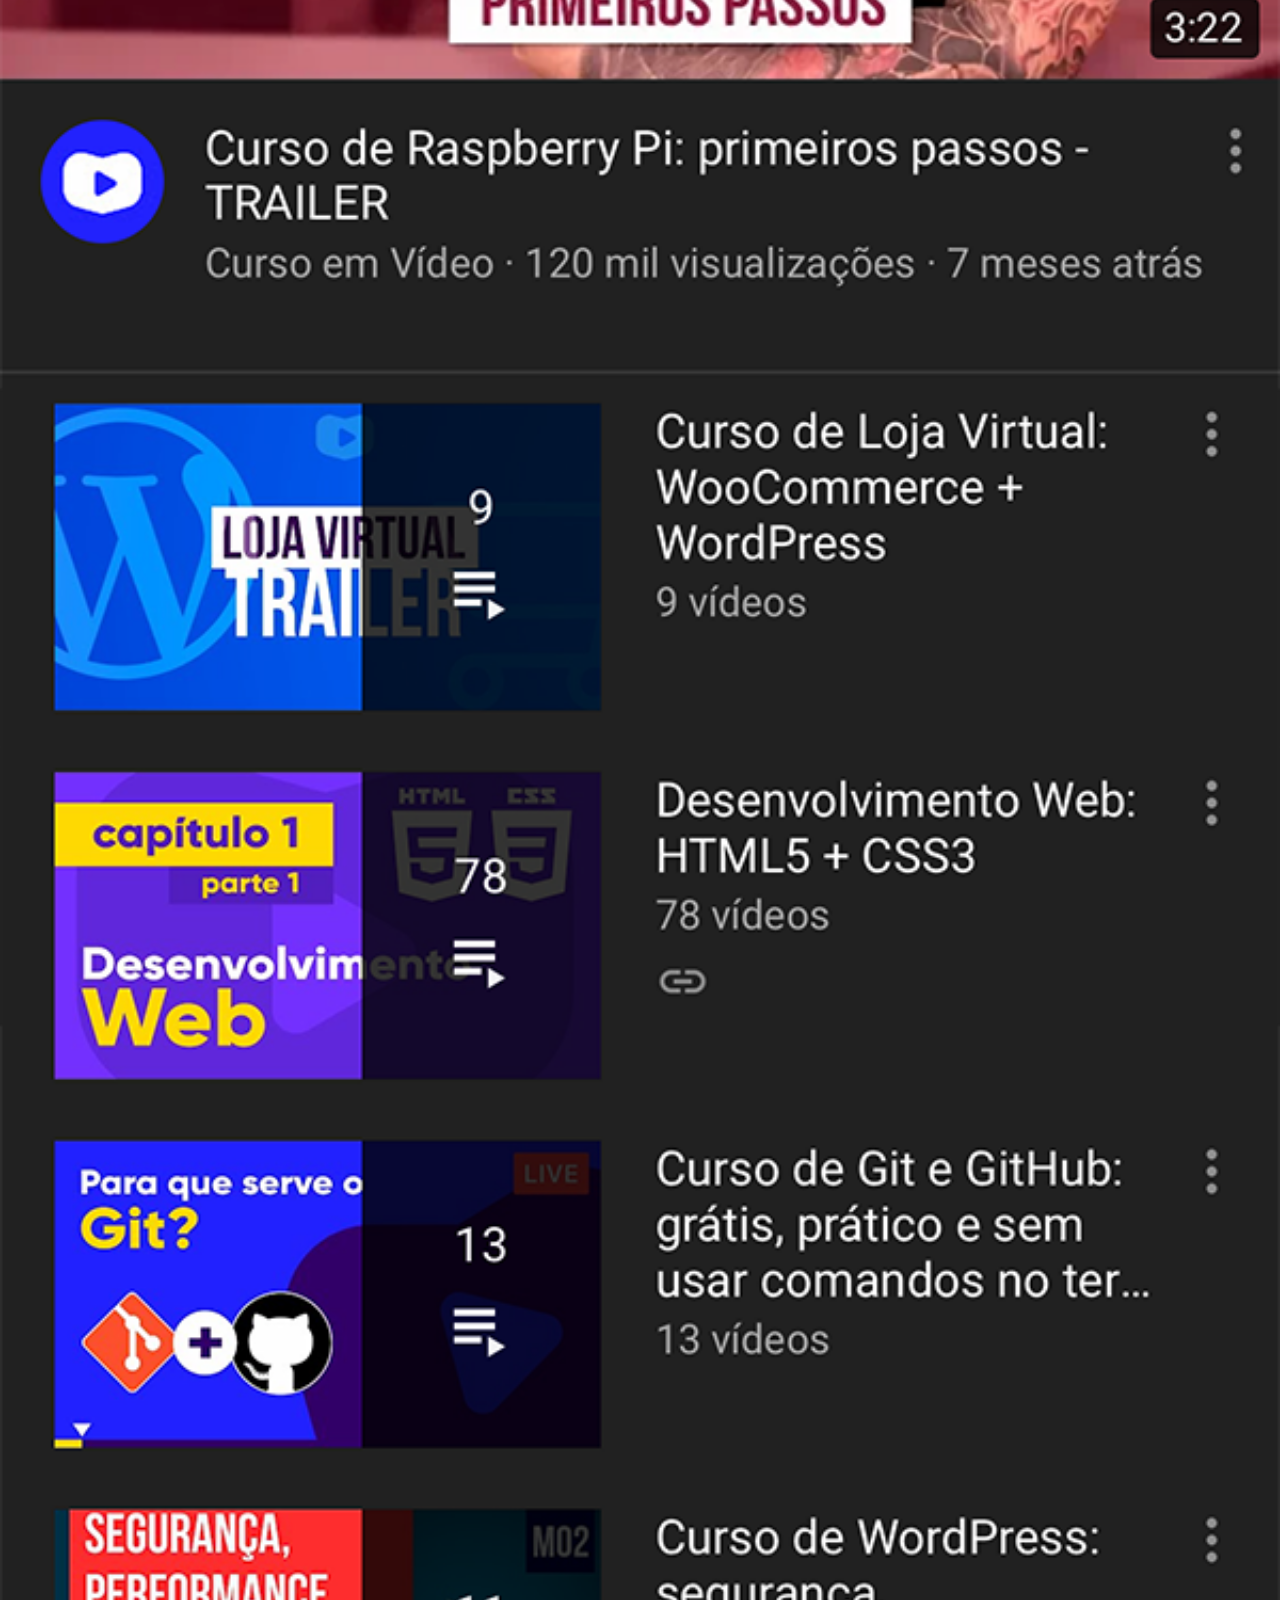
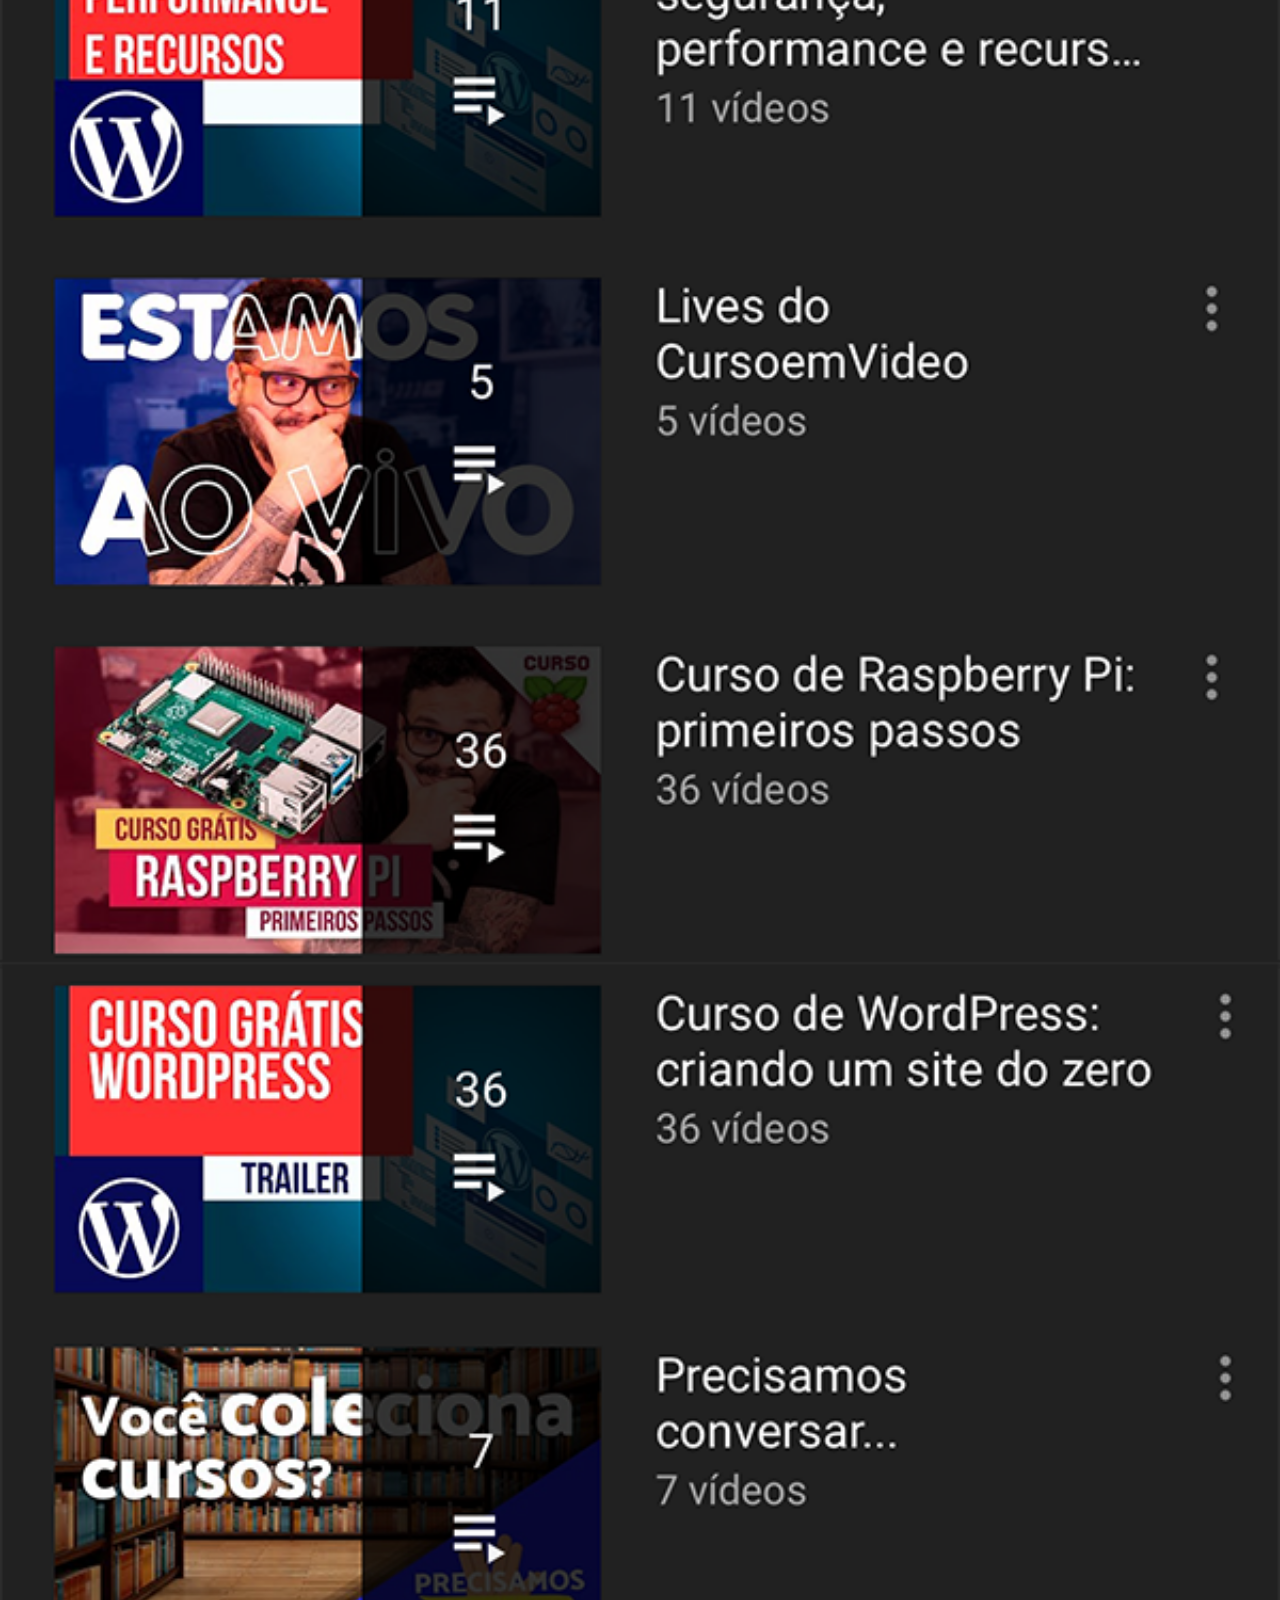
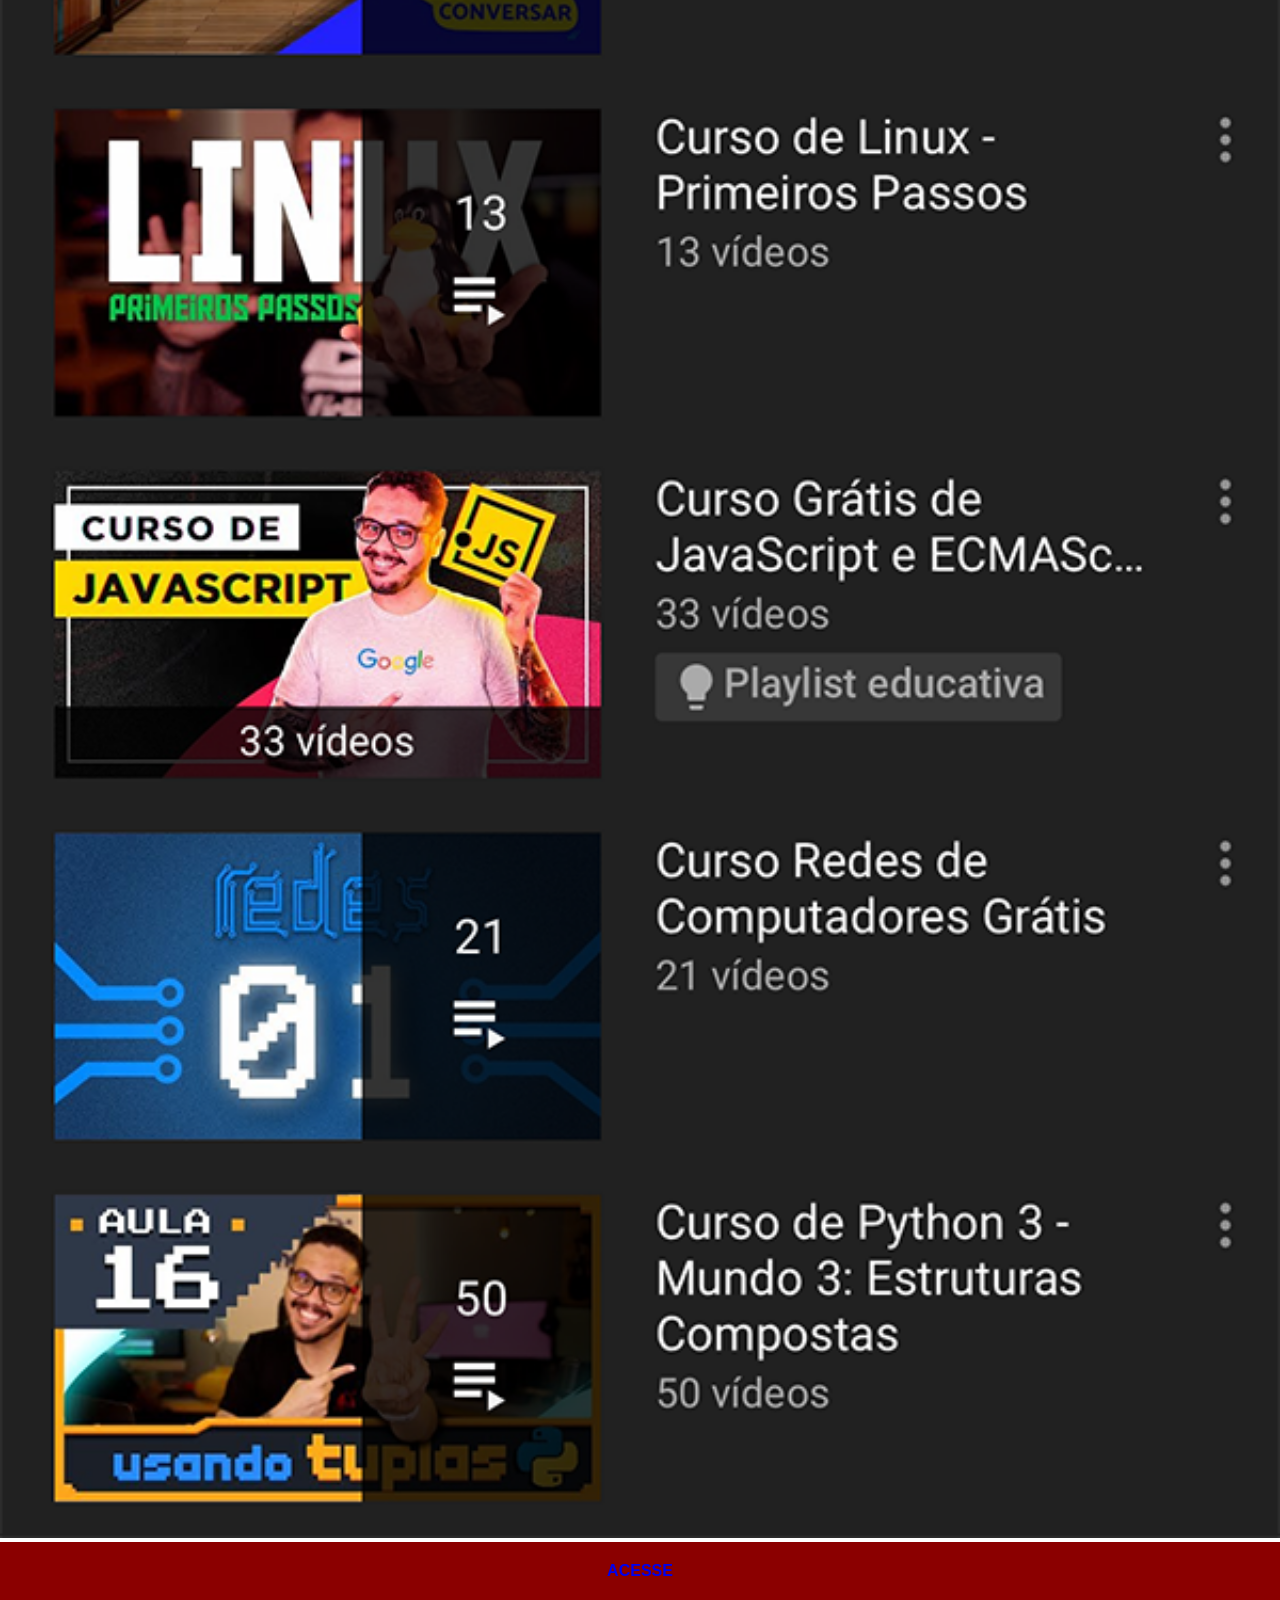
<file: youtube.html>
<!DOCTYPE html>
<html lang="pt-br">
<head>
    <meta charset="UTF-8">
    <meta name="viewport" content="width=device-width, initial-scale=1.0">
    <title>You Tube</title>
    <link rel="stylesheet" href="estilos\social.css">
</head>
<body>
    <img src="imagens\tela-youtube.png" alt="Youtube"><a href="http://www.youtube.com" target="_blank">ACESSE</a>
</body>
</html>
</file>
